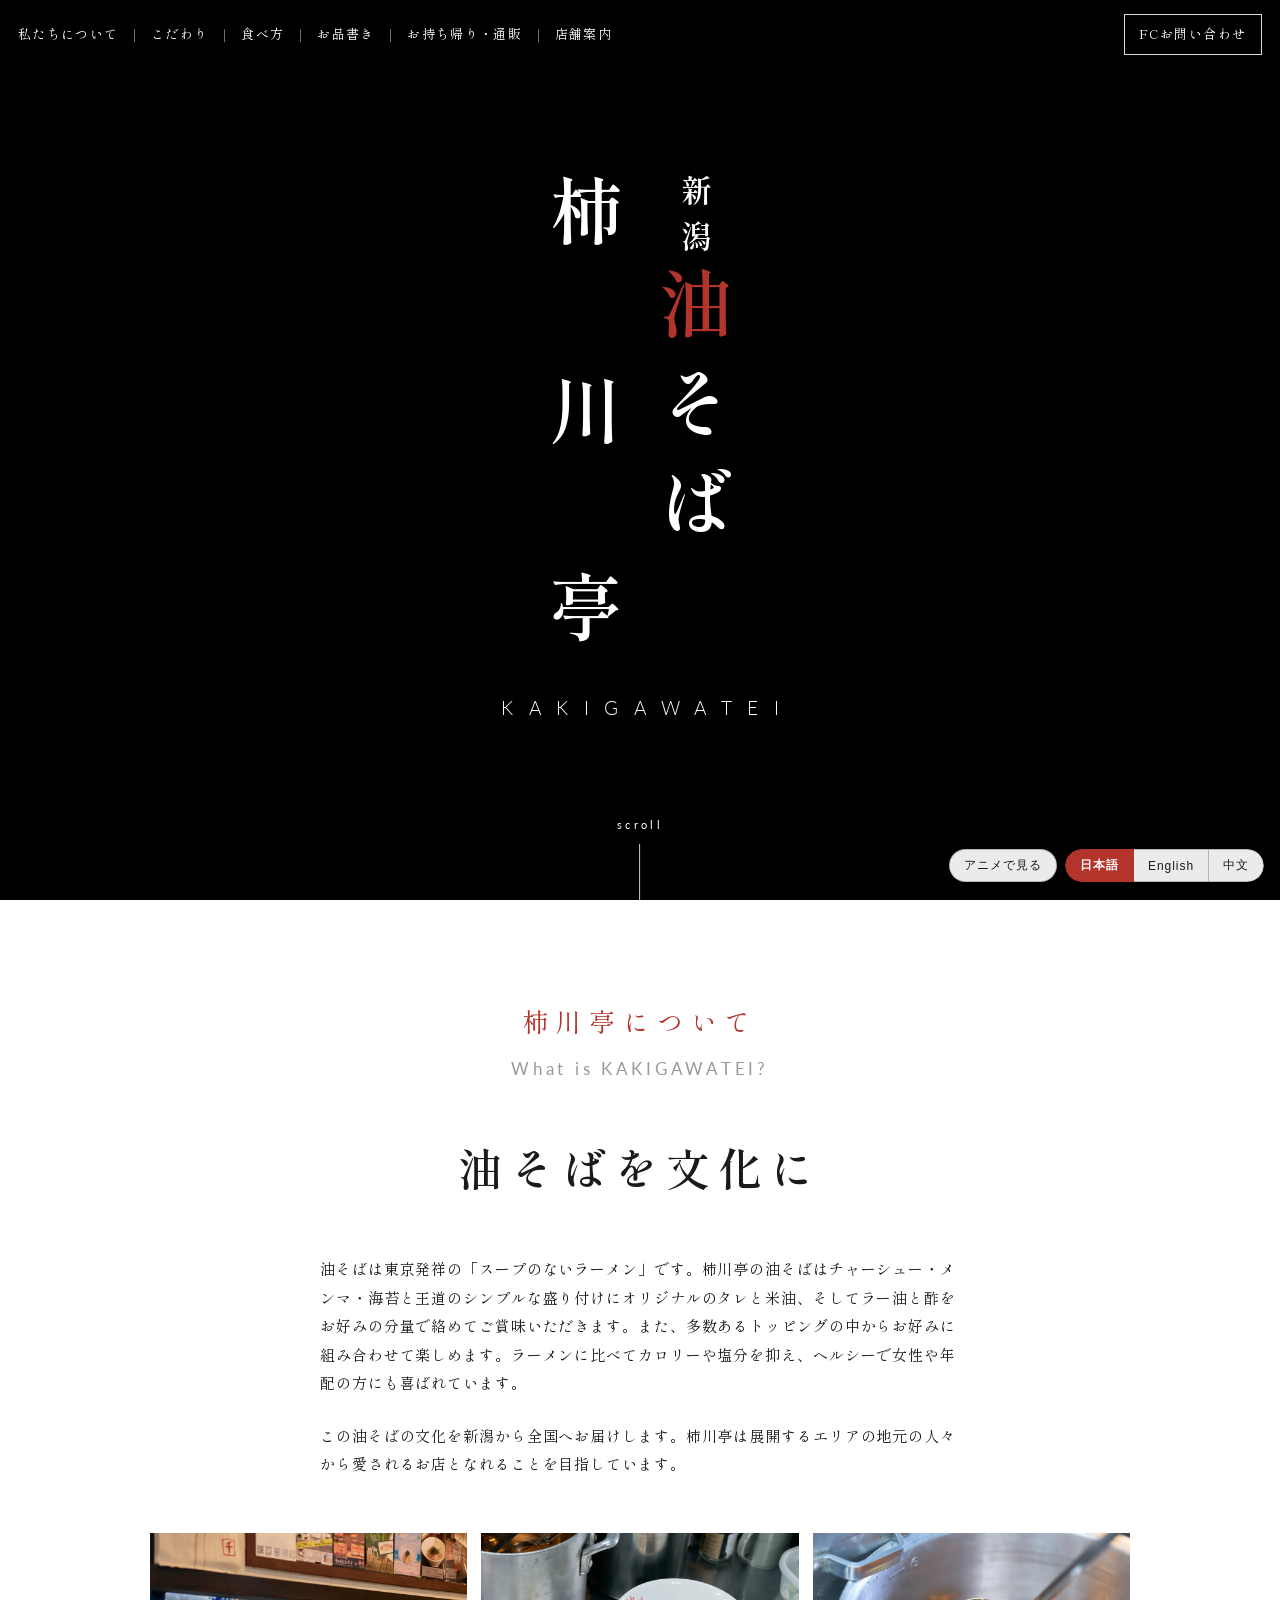
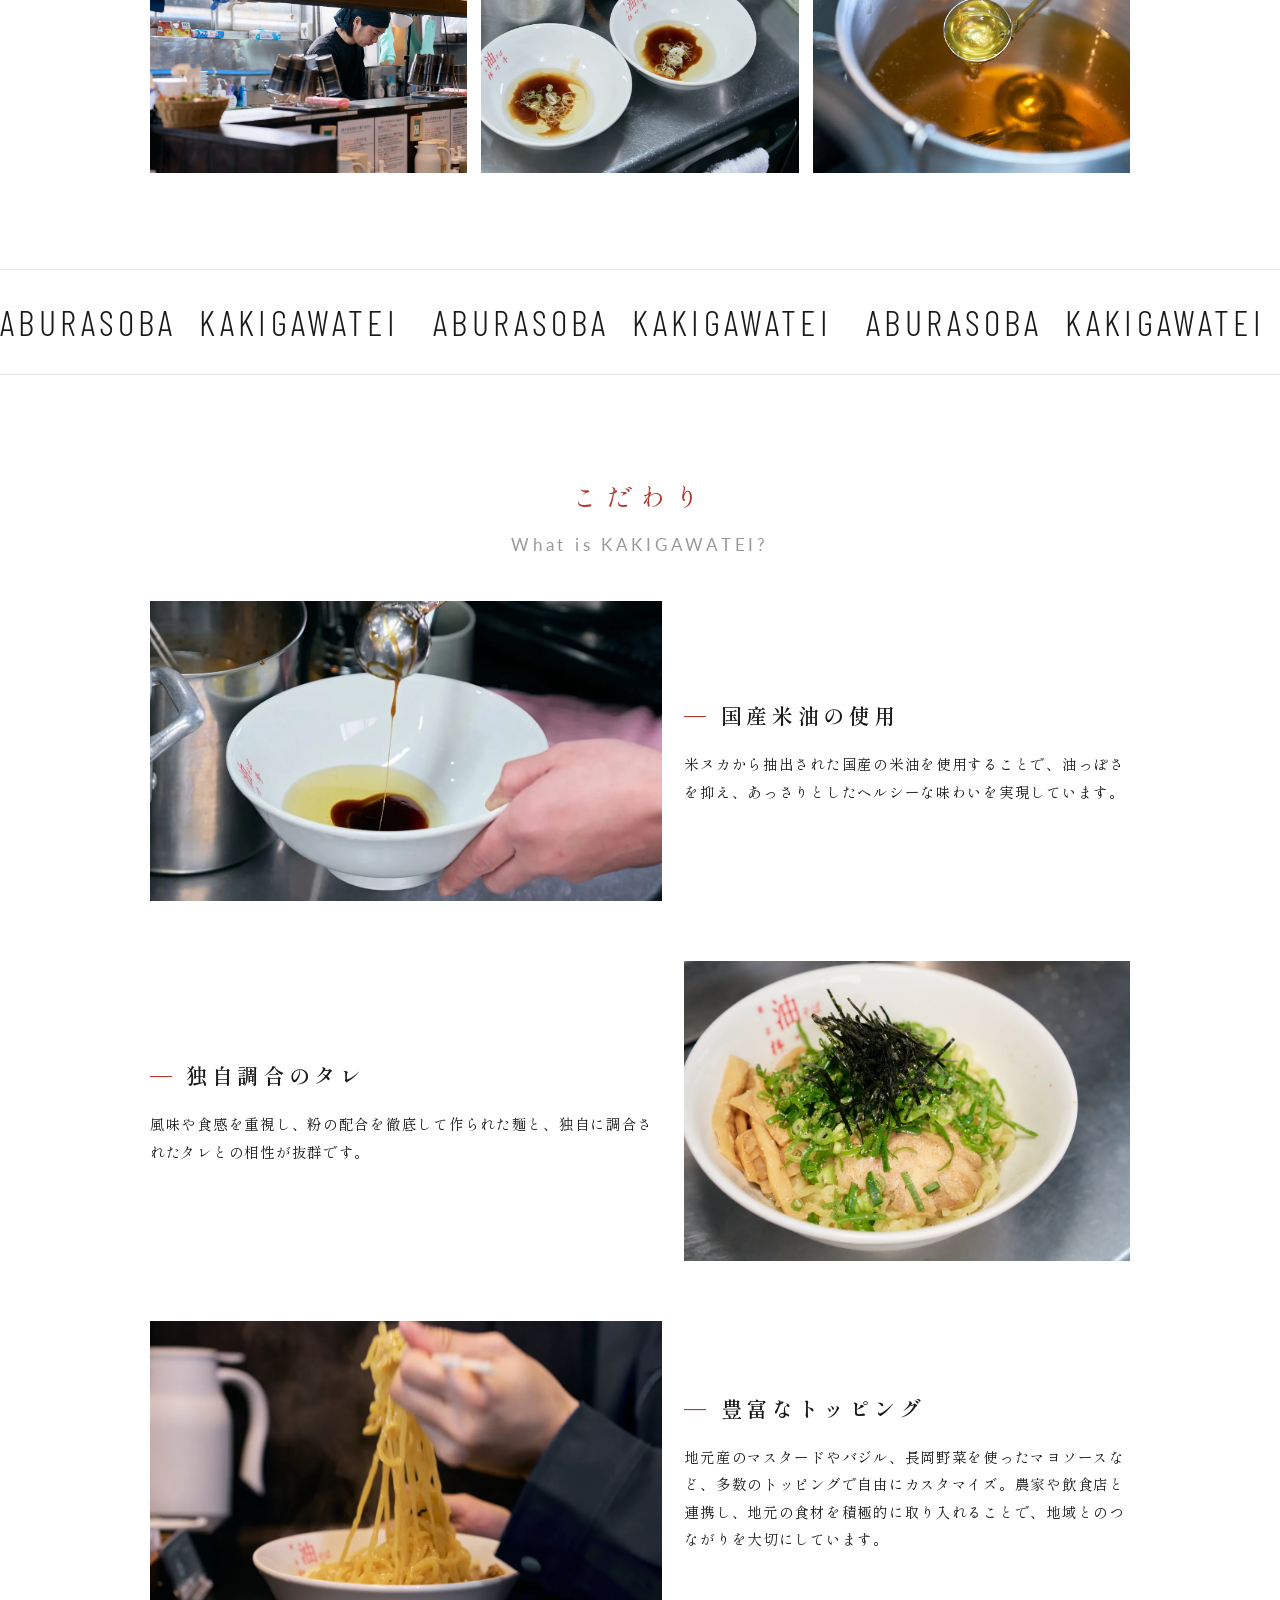
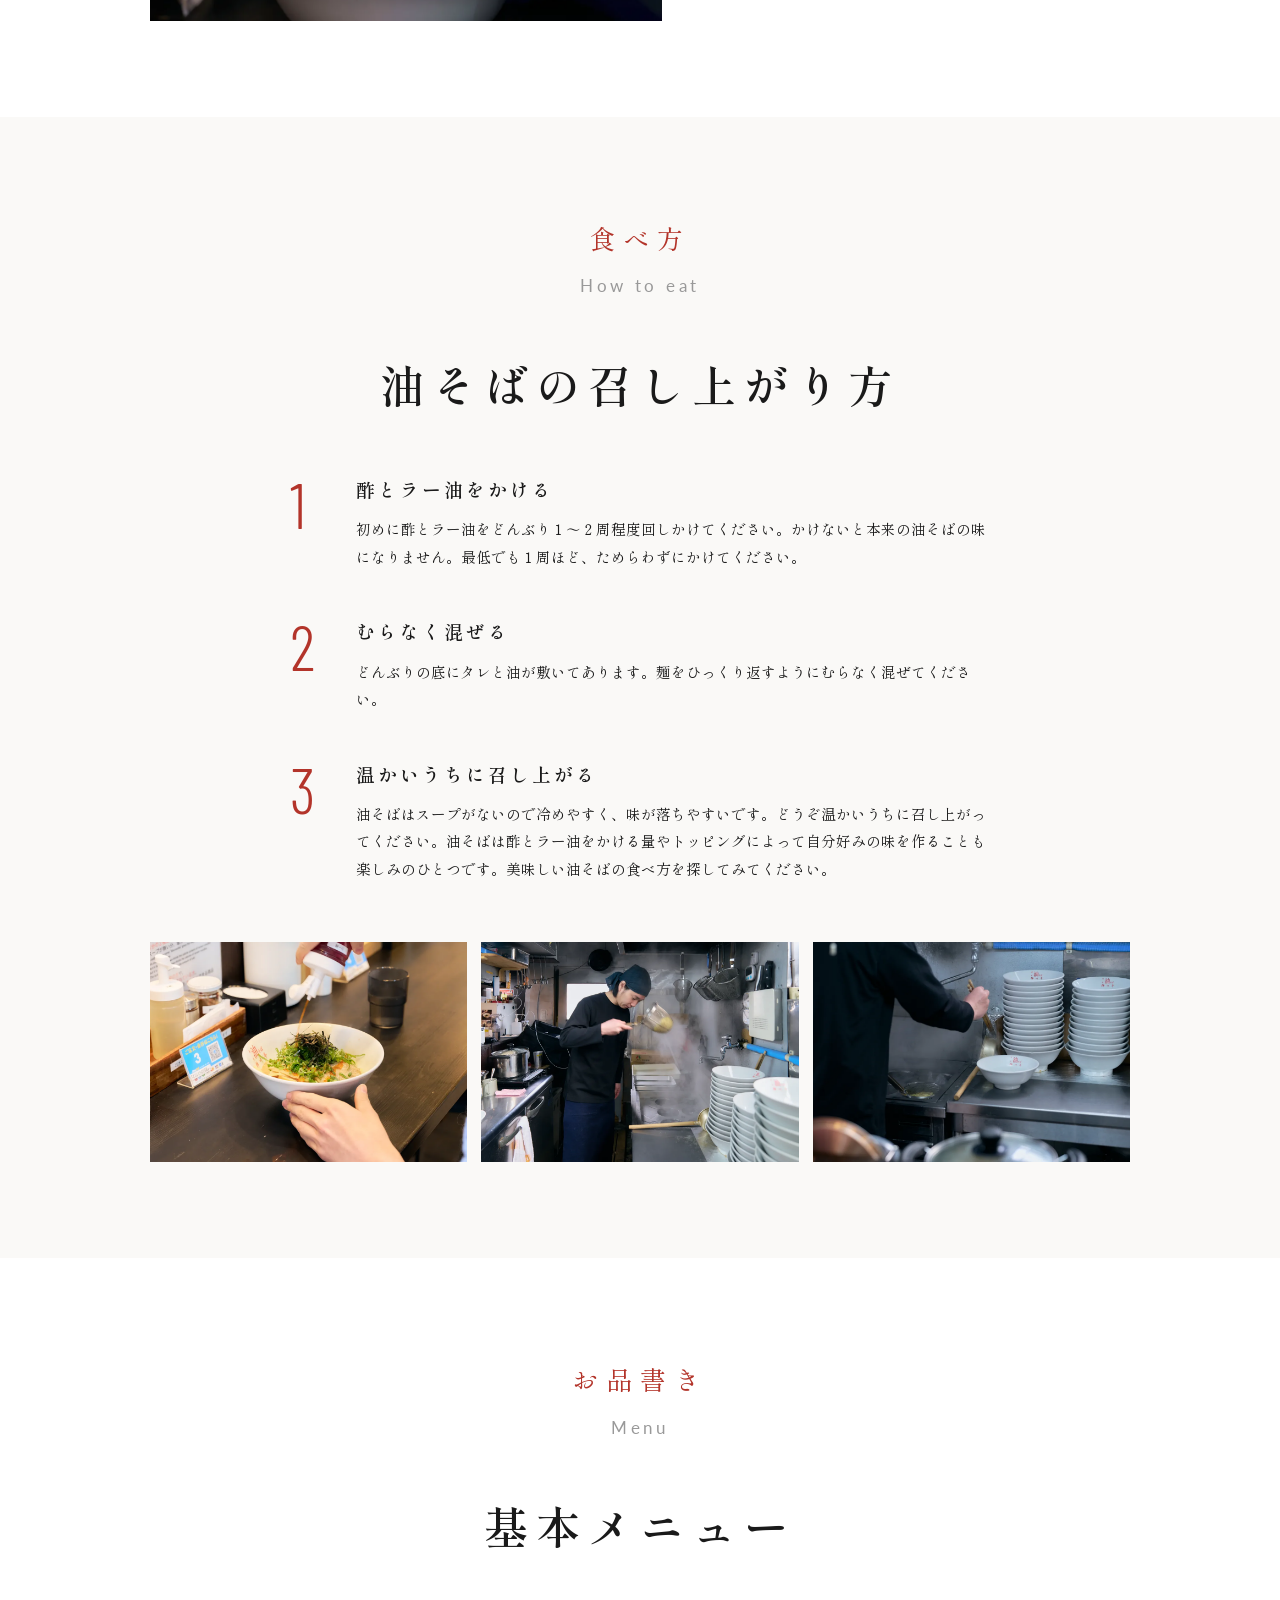
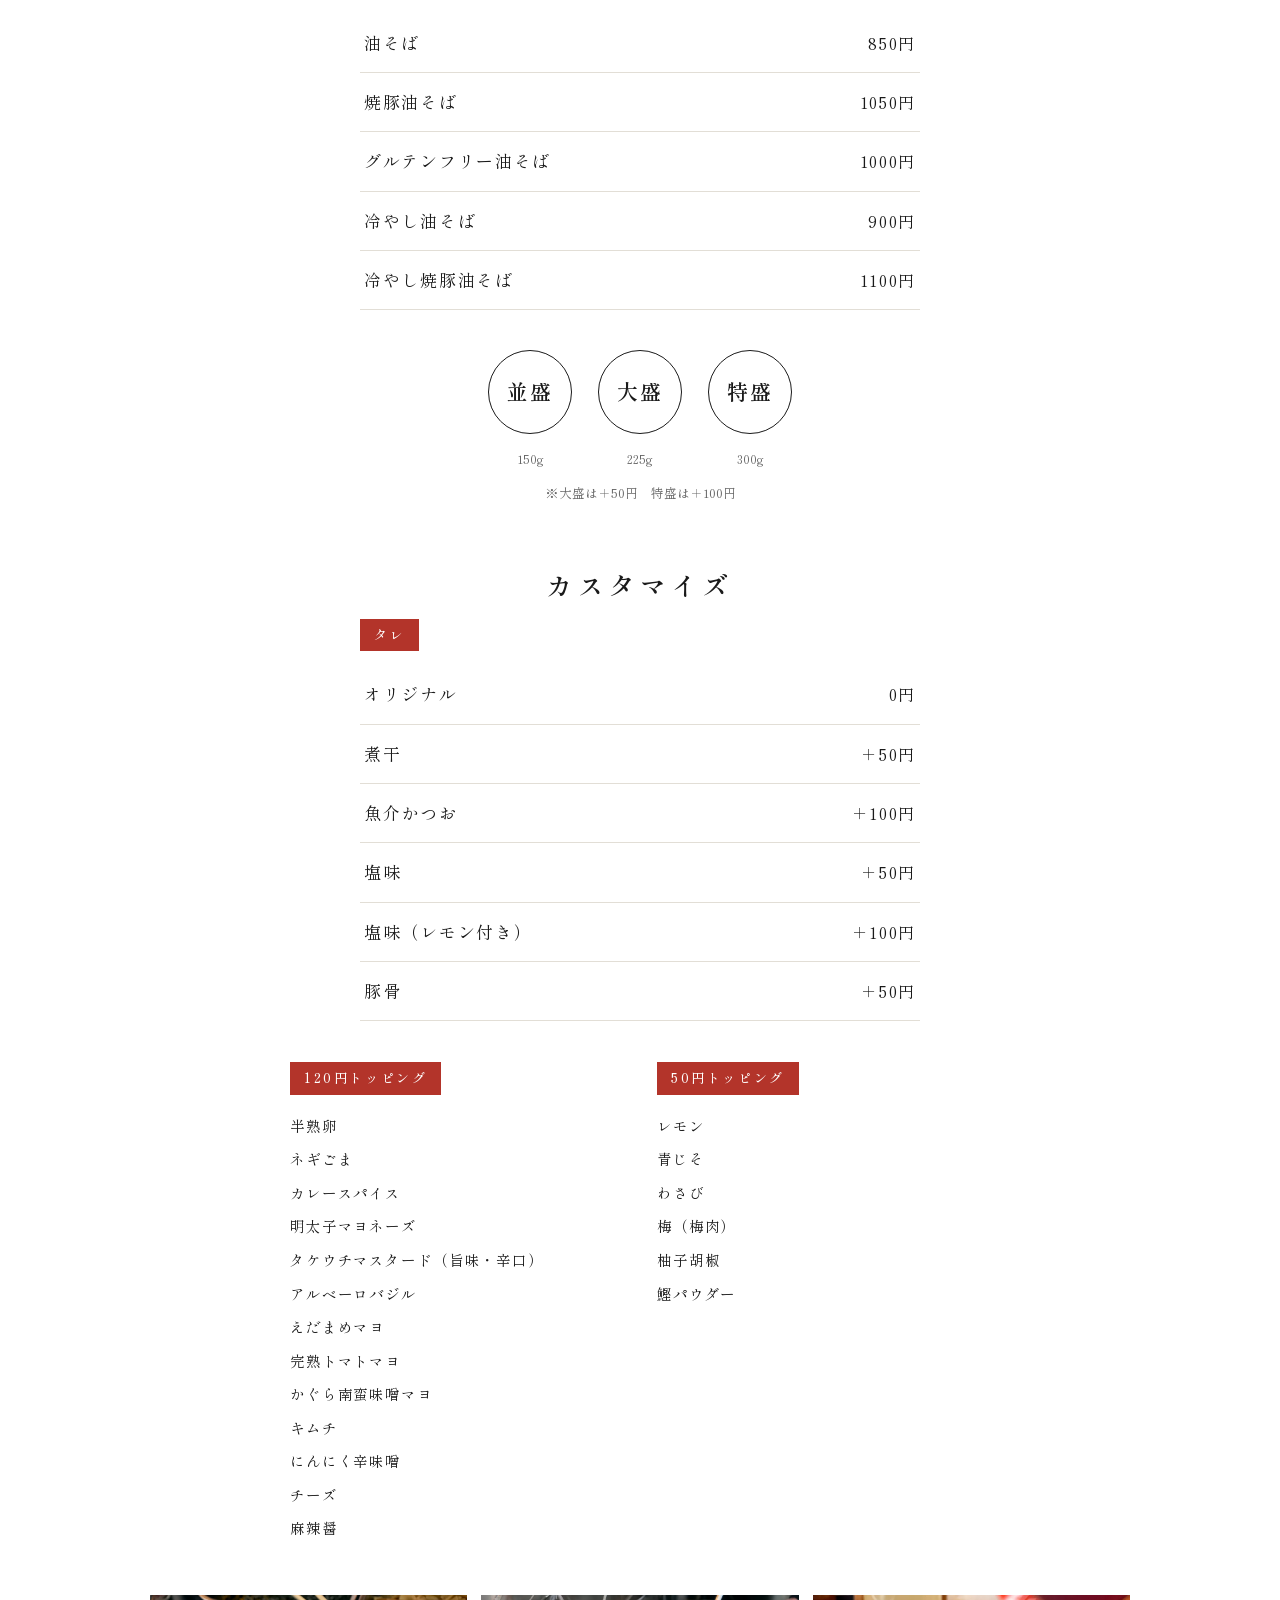
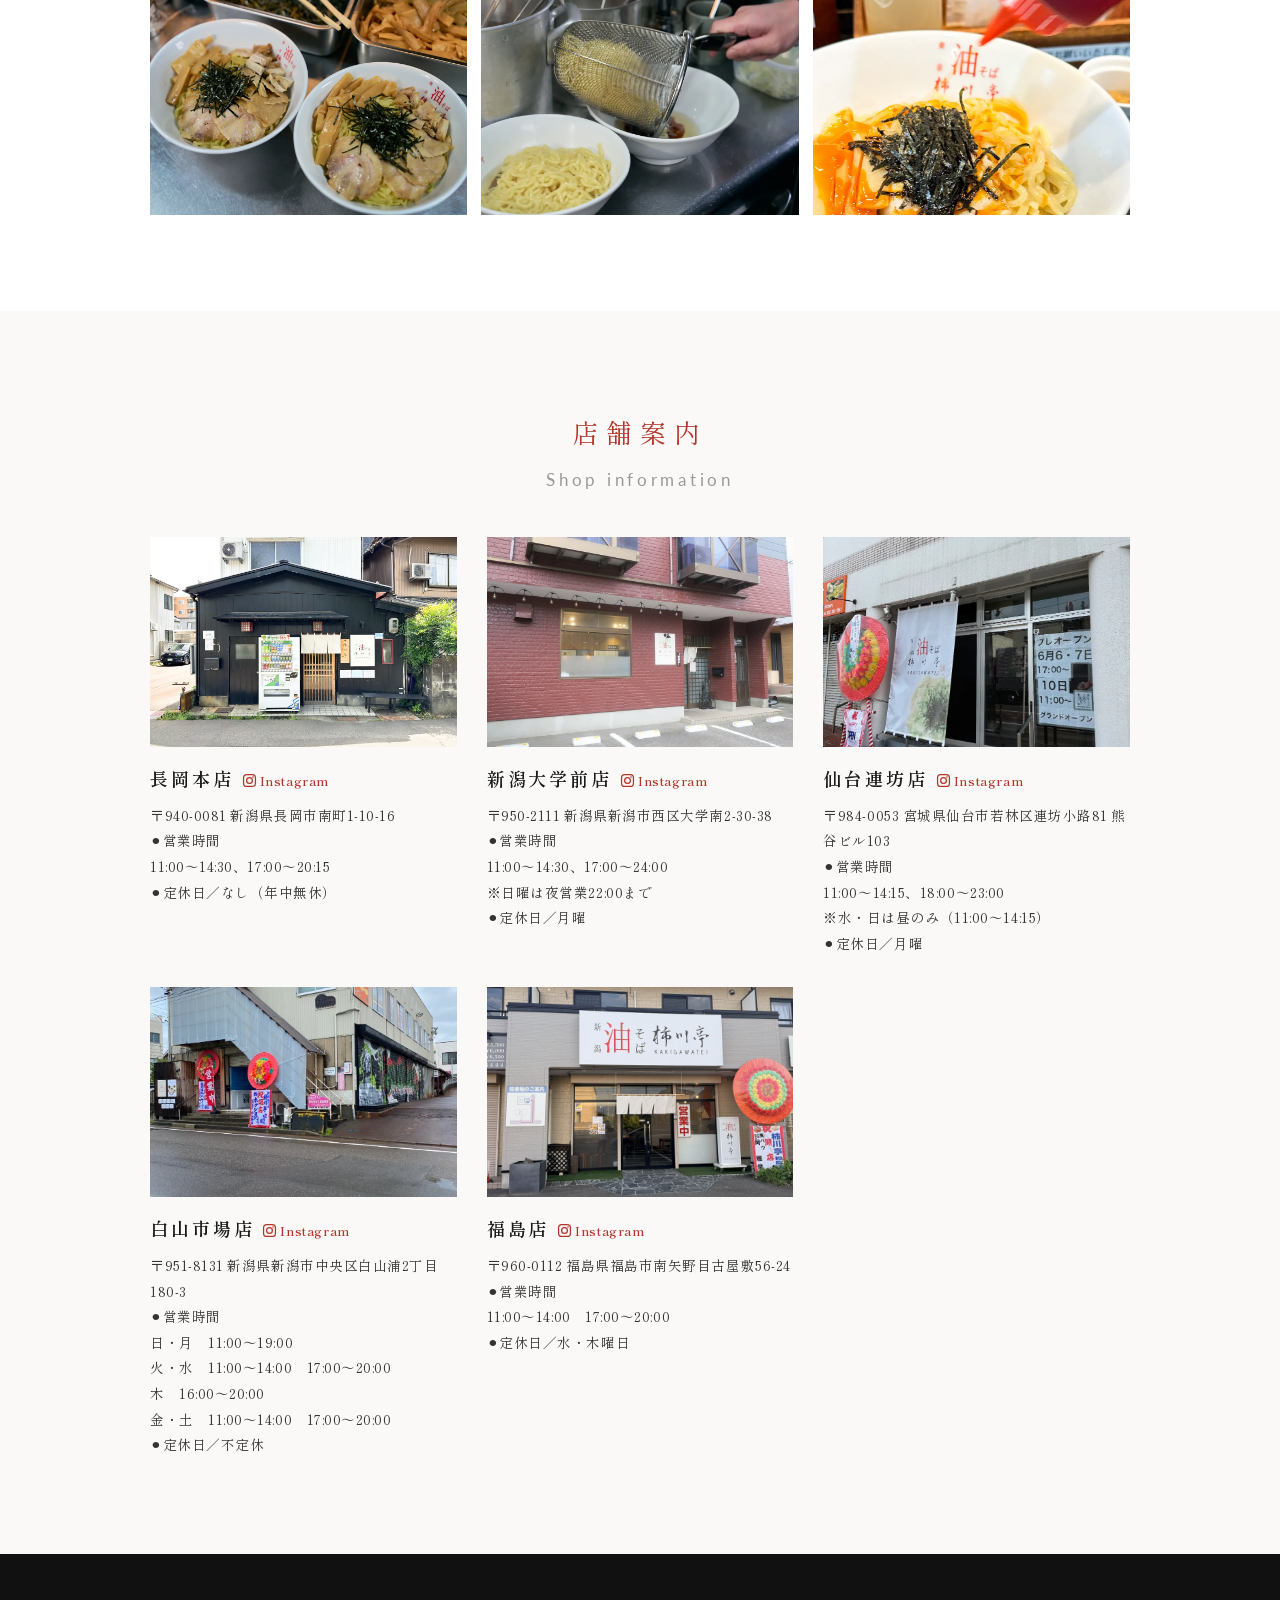
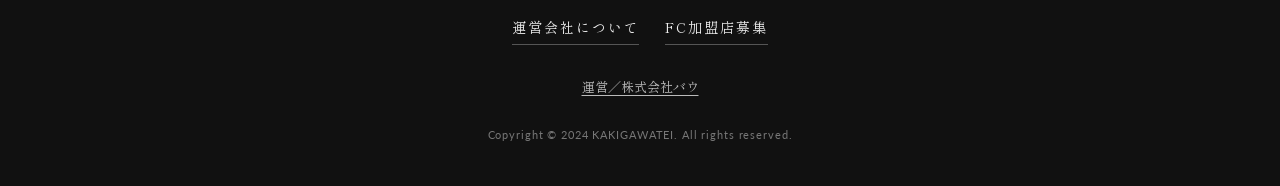
<file: index.html>
<!DOCTYPE html>
<html lang="ja">
<head>
<meta charset="UTF-8">
<meta name="viewport" content="width=device-width, initial-scale=1.0">
<title>新潟油そば｜柿川亭グループ</title>
<meta name="description" content="油そばは東京発祥の「スープのないラーメン」。柿川亭の油そばは王道のシンプルな盛り付けにオリジナルのタレと米油、そしてラー油と酢を絡めてご賞味いただきます。この油そばの文化を新潟から全国へお届けします。柿川亭は展開するエリアの地元の人々から愛されるお店となれることを目指しています。FC展開の申し込みも受付中！">
<link rel="preconnect" href="https://fonts.googleapis.com">
<link rel="preconnect" href="https://fonts.gstatic.com" crossorigin>
<link href="https://fonts.googleapis.com/css2?family=Shippori+Mincho:wght@400;500;600;700&family=Lato:wght@300;400;700&family=Barlow+Condensed:wght@300;400&family=Zen+Maru+Gothic:wght@500;700;900&display=swap" rel="stylesheet">
<style>
  :root {
    --shu: #b3342a;
    --sumi: #1a1a1a;
    --hai: #666;
  }
  * { margin: 0; padding: 0; box-sizing: border-box; }
  html { scroll-behavior: smooth; }
  body {
    font-family: "Shippori Mincho", "Yu Mincho", "Hiragino Mincho ProN", serif;
    color: var(--sumi); background: #fff; line-height: 1.9;
  }
  img { max-width: 100%; display: block; }
  .en { font-family: "Lato", sans-serif; }
  .cond { font-family: "Barlow Condensed", sans-serif; }

  /* ===== header ===== */
  header {
    position: fixed; top: 0; left: 0; right: 0; width: 100%; z-index: 100;
    display: flex; align-items: center; justify-content: space-between;
    flex-wrap: wrap; gap: 6px;
    padding: 14px 18px;
    color: #fff; font-size: 13px;
    background: linear-gradient(rgba(0,0,0,.45), transparent);
  }
  header nav { display: flex; gap: 4px; flex-wrap: wrap; align-items: center; min-width: 0; flex: 1 1 200px; }
  header nav a { color: #fff; text-decoration: none; letter-spacing: .1em; white-space: nowrap; }
  header nav .sep { opacity: .55; margin: 0 6px; font-weight: 300; }
  header .fc {
    color: #fff; text-decoration: none; letter-spacing: .12em;
    border: 1px solid rgba(255,255,255,.85); padding: 7px 14px;
    white-space: nowrap; flex: 0 0 auto;
  }
  @media (max-width: 720px) {
    header { font-size: 10.5px; padding: 10px 10px; }
    header .fc { padding: 5px 8px; }
  }

  /* ===== hero ===== */
  .hero { position: relative; height: clamp(560px, 100svh, 920px); overflow: hidden; background: #000; }
  .hero .slide {
    position: absolute; inset: 0; background-size: cover; background-position: center;
    opacity: 0; animation: slidefade 25s infinite;
  }
  .hero .slide:nth-child(1) { animation-delay: 0s; }
  .hero .slide:nth-child(2) { animation-delay: 5s; }
  .hero .slide:nth-child(3) { animation-delay: 10s; }
  .hero .slide:nth-child(4) { animation-delay: 15s; }
  .hero .slide:nth-child(5) { animation-delay: 20s; }
  @keyframes slidefade {
    0% { opacity: 0; } 6% { opacity: 1; } 24% { opacity: 1; } 32% { opacity: 0; } 100% { opacity: 0; }
  }
  .hero::after { content: ""; position: absolute; inset: 0; background: rgba(0,0,0,.28); }
  .hero .logo {
    position: absolute; inset: 0; z-index: 2;
    display: flex; flex-direction: column; align-items: center; justify-content: center;
    color: #fff; text-shadow: 0 1px 14px rgba(0,0,0,.5);
  }
  .hero .logo .v {
    writing-mode: vertical-rl; font-weight: 600; white-space: nowrap;
    font-size: clamp(34px, min(9.6vw, 8.2vh), 84px); letter-spacing: .34em; line-height: 1.5;
  }
  .hero .logo .v .chisai { font-size: .42em; letter-spacing: .5em; }
  .hero .logo .v .abura { color: var(--shu); }
  .hero .logo .roma { margin-top: 20px; font-size: clamp(13px, 2.6vw, 19px); letter-spacing: .82em; text-indent: .82em; font-weight: 300; }
  .hero .scroll {
    position: absolute; z-index: 2; bottom: 0; left: 50%;
    color: #fff; font-size: 11px; letter-spacing: .3em;
    display: flex; flex-direction: column; align-items: center; gap: 8px;
    transform: translateX(-50%);
  }
  .hero .scroll::after { content: ""; width: 1px; height: 56px; background: rgba(255,255,255,.8); }

  /* ===== 共通ラベル ===== */
  section { padding: 96px 22px; }
  .label { text-align: center; margin-bottom: 40px; }
  .label .jp { color: var(--shu); font-size: 26px; letter-spacing: .3em; }
  .label .en2 { display: block; color: #999; font-size: 17px; letter-spacing: .22em; margin-top: 8px; font-family: "Lato", sans-serif; }
  .big {
    text-align: center; font-size: clamp(27px, 6.4vw, 44px);
    font-weight: 600; letter-spacing: .18em; margin-bottom: 46px;
  }
  .inner { max-width: 980px; margin: 0 auto; }

  /* ===== about ===== */
  .about-body { max-width: 640px; margin: 0 auto 54px; font-size: 15px; letter-spacing: .06em; }
  .about-body p + p { margin-top: 1.6em; }
  .about-photos { display: grid; grid-template-columns: repeat(auto-fit, minmax(220px, 1fr)); gap: 14px; max-width: 980px; margin: 0 auto; }
  .about-photos img { width: 100%; height: 240px; object-fit: cover; }

  /* ===== ticker ===== */
  .ticker { border-top: 1px solid #e5e5e5; border-bottom: 1px solid #e5e5e5; overflow: hidden; white-space: nowrap; padding: 18px 0; }
  .ticker span {
    display: inline-block; font-family: "Barlow Condensed", sans-serif;
    font-size: clamp(22px, 4.2vw, 36px); letter-spacing: .12em; color: var(--sumi);
    animation: tick 30s linear infinite; font-weight: 300;
  }
  @keyframes tick { from { transform: translateX(0); } to { transform: translateX(-50%); } }

  /* ===== kodawari ===== */
  .kd { display: grid; gap: 60px; max-width: 980px; margin: 0 auto; }
  .kd-item { display: grid; grid-template-columns: 1fr; gap: 22px; align-items: center; }
  @media (min-width: 760px) {
    .kd-item { grid-template-columns: 1.15fr 1fr; }
    .kd-item:nth-child(even) .kd-photo { order: 2; }
  }
  .kd-photo img { width: 100%; height: 300px; object-fit: cover; }
  .kd-text h3 { font-size: 21px; font-weight: 600; letter-spacing: .22em; margin-bottom: 14px; color: var(--sumi); }
  .kd-text h3::before { content: "— "; color: var(--shu); }
  .kd-text p { font-size: 14.5px; letter-spacing: .05em; }

  /* ===== tabekata ===== */
  .steps { display: grid; gap: 44px; max-width: 700px; margin: 0 auto 60px; }
  .step { display: flex; gap: 22px; align-items: flex-start; }
  .step .num { font-family: "Barlow Condensed", sans-serif; font-size: 64px; color: var(--shu); line-height: 1; font-weight: 300; min-width: 44px; }
  .step h3 { font-size: 18.5px; font-weight: 600; letter-spacing: .16em; margin-bottom: 8px; }
  .step p { font-size: 14.5px; }
  .tk-photos { display: grid; grid-template-columns: repeat(auto-fit, minmax(200px, 1fr)); gap: 14px; max-width: 980px; margin: 0 auto; }
  .tk-photos img { width: 100%; height: 220px; object-fit: cover; }

  /* ===== menu ===== */
  .menu-bg { background: #faf9f7; }
  .menu-list { max-width: 560px; margin: 0 auto 40px; }
  .menu-row { display: flex; justify-content: space-between; align-items: baseline; padding: 13px 4px; border-bottom: 1px solid #e2ded6; font-size: 17px; letter-spacing: .1em; }
  .menu-row .p { font-size: 16px; }
  .sizes { display: flex; gap: 26px; justify-content: center; margin: 36px 0 8px; }
  .size { text-align: center; }
  .size .maru {
    width: 84px; height: 84px; border: 1px solid var(--sumi); border-radius: 50%;
    display: flex; align-items: center; justify-content: center; flex-direction: column;
    font-size: 21px; font-weight: 600; letter-spacing: .1em; margin: 0 auto 8px;
  }
  .size .g { font-size: 12px; color: var(--hai); }
  .size-note { text-align: center; font-size: 12.5px; color: var(--hai); margin-bottom: 44px; }
  .tare h4, .tp h4 {
    display: inline-block; background: var(--shu); color: #fff;
    font-size: 13px; letter-spacing: .2em; font-weight: 500; padding: 4px 14px; margin-bottom: 14px;
  }
  .tare { max-width: 560px; margin: 0 auto 40px; }
  .tp-wrap { display: grid; grid-template-columns: repeat(auto-fit, minmax(240px, 1fr)); gap: 34px; max-width: 700px; margin: 0 auto 50px; }
  .tp ul { list-style: none; font-size: 14.5px; letter-spacing: .06em; }
  .tp li { padding: 3px 0; }
  .menu-photos { display: grid; grid-template-columns: repeat(auto-fit, minmax(200px, 1fr)); gap: 14px; max-width: 980px; margin: 0 auto; }
  .menu-photos img { width: 100%; height: 220px; object-fit: cover; }

  /* ===== shop ===== */
  .shops { display: grid; grid-template-columns: repeat(auto-fit, minmax(260px, 1fr)); gap: 30px; max-width: 980px; margin: 0 auto; }
  .shop-card img { width: 100%; height: 210px; object-fit: cover; margin-bottom: 14px; }
  .shop-card h3 { font-size: 18px; font-weight: 600; letter-spacing: .16em; margin-bottom: 8px; }
  .shop-card h3 a { color: var(--sumi); text-decoration: none; }
  .shop-card h3 .ig { font-size: 12px; color: var(--shu); margin-left: 8px; letter-spacing: .05em; white-space: nowrap; }
  .shop-card h3 .ig svg { width: 15px; height: 15px; vertical-align: -2.5px; margin-right: 3px; }
  .shop-card p { font-size: 13.5px; color: #333; letter-spacing: .04em; line-height: 1.9; }
  .shop-card .open { color: var(--shu); font-weight: 600; }

  /* ===== footer ===== */
  footer { background: #111; color: #eee; padding: 60px 22px 40px; text-align: center; }
  footer .flinks { display: flex; gap: 26px; justify-content: center; flex-wrap: wrap; margin-bottom: 30px; }
  footer .flinks a { color: #eee; text-decoration: none; font-size: 14px; letter-spacing: .14em; border-bottom: 1px solid #555; padding-bottom: 3px; }
  footer .un { font-size: 13px; color: #bbb; margin-bottom: 26px; }
  footer .un a { color: inherit; text-decoration: underline; text-underline-offset: 3px; }
  footer .cp { font-size: 11px; color: #777; letter-spacing: .08em; font-family: "Lato", sans-serif; }
</style>
<link rel="stylesheet" href="assets/mode.css?v=7">
</head>
<body>

<header>
  <nav class="cond-nav">
    <a href="#about">私たちについて</a><span class="sep">｜</span>
    <a href="#kodawari">こだわり</a><span class="sep">｜</span>
    <a href="#tabekata">食べ方</a><span class="sep">｜</span>
    <a href="#menu">お品書き</a><span class="sep">｜</span>
    <a href="shop.html">お持ち帰り・通販</a><span class="sep">｜</span>
    <a href="#shop">店舗案内</a>
  </nav>
  <a class="fc" href="fc.html">FCお問い合わせ</a>
</header>

<div class="hero">
  <div class="slide" style="background-image:url('assets/s-2400x1601_v-frms_webp_0baad882-9eae-4a06-b4d8-a6057e43362a.webp')"></div>
  <div class="slide" style="background-image:url('assets/s-2400x1601_v-frms_webp_5b145f1c-3665-4850-8364-5ec2a7b749ff.webp')"></div>
  <div class="slide" style="background-image:url('assets/s-2400x1601_v-frms_webp_f18cfd95-57c5-4f96-8f11-a9c2c007b874.webp')"></div>
  <div class="slide" style="background-image:url('assets/s-2400x1601_v-frms_webp_f67d4a2a-49f4-480c-9101-075db5a5b9a3.webp')"></div>
  <div class="slide" style="background-image:url('assets/s-2400x1601_v-frms_webp_f483af4a-6b31-4eff-a465-026971982562.webp')"></div>
  <div class="logo">
    <div class="v"><span class="chisai">新潟</span><span class="abura">油</span>そば<br>柿　川　亭</div>
    <div class="roma en">KAKIGAWATEI</div>
  </div>
  <div class="scroll en">scroll</div>
</div>

<section id="about">
  <div class="label"><span class="jp">柿川亭について</span><span class="en2">What is KAKIGAWATEI?</span></div>
  <h2 class="big">油そばを文化に</h2>
  <div class="about-body">
    <p>油そばは東京発祥の「スープのないラーメン」です。柿川亭の油そばはチャーシュー・メンマ・海苔と王道のシンプルな盛り付けにオリジナルのタレと米油、そしてラー油と酢をお好みの分量で絡めてご賞味いただきます。また、多数あるトッピングの中からお好みに組み合わせて楽しめます。ラーメンに比べてカロリーや塩分を抑え、ヘルシーで女性や年配の方にも喜ばれています。</p>
    <p>この油そばの文化を新潟から全国へお届けします。柿川亭は展開するエリアの地元の人々から愛されるお店となれることを目指しています。</p>
  </div>
  <div class="about-photos">
    <img src="assets/s-2400x1601_v-frms_webp_7df5c69b-74ec-4191-9546-46c50089843d_middle.webp" alt="店内のようす">
    <img src="assets/s-2400x1601_v-frms_webp_8817bc62-6c14-4146-af7d-d1e45c3cfa68_middle.webp" alt="仕込みのようす">
    <img src="assets/s-2400x1601_v-frms_webp_490c41a1-f0b1-4d69-ab1b-51b68235bcba_middle.webp" alt="タレの器">
  </div>
</section>

<div class="ticker"><span>ABURASOBA&nbsp;&nbsp;KAKIGAWATEI&nbsp;&nbsp;&nbsp;ABURASOBA&nbsp;&nbsp;KAKIGAWATEI&nbsp;&nbsp;&nbsp;ABURASOBA&nbsp;&nbsp;KAKIGAWATEI&nbsp;&nbsp;&nbsp;ABURASOBA&nbsp;&nbsp;KAKIGAWATEI&nbsp;&nbsp;&nbsp;</span></div>

<section id="kodawari">
  <div class="label"><span class="jp">こだわり</span><span class="en2">What is KAKIGAWATEI?</span></div>
  <div class="kd">
    <div class="kd-item">
      <div class="kd-photo"><img src="assets/kodawari-komeabura.webp" alt="国産米油"></div>
      <div class="kd-text">
        <h3>国産米油の使用</h3>
        <p>米ヌカから抽出された国産の米油を使用することで、油っぽさを抑え、あっさりとしたヘルシーな味わいを実現しています。</p>
      </div>
    </div>
    <div class="kd-item">
      <div class="kd-photo"><img src="assets/s-2400x1601_v-frms_webp_5b145f1c-3665-4850-8364-5ec2a7b749ff_middle.webp" alt="独自調合のタレ"></div>
      <div class="kd-text">
        <h3>独自調合のタレ</h3>
        <p>風味や食感を重視し、粉の配合を徹底して作られた麺と、独自に調合されたタレとの相性が抜群です。</p>
      </div>
    </div>
    <div class="kd-item">
      <div class="kd-photo"><img src="assets/s-2400x1601_v-frms_webp_bf62875e-ea1b-48c4-af7d-51327308245a_middle.webp" alt="豊富なトッピング"></div>
      <div class="kd-text">
        <h3>豊富なトッピング</h3>
        <p>地元産のマスタードやバジル、長岡野菜を使ったマヨソースなど、多数のトッピングで自由にカスタマイズ。農家や飲食店と連携し、地元の食材を積極的に取り入れることで、地域とのつながりを大切にしています。</p>
      </div>
    </div>
  </div>
</section>

<section id="tabekata" style="background:#faf9f7">
  <div class="label"><span class="jp">食べ方</span><span class="en2">How to eat</span></div>
  <h2 class="big">油そばの召し上がり方</h2>
  <div class="steps">
    <div class="step">
      <div class="num">1</div>
      <div>
        <h3>酢とラー油をかける</h3>
        <p>初めに酢とラー油をどんぶり１〜２周程度回しかけてください。かけないと本来の油そばの味になりません。最低でも１周ほど、ためらわずにかけてください。</p>
      </div>
    </div>
    <div class="step">
      <div class="num">2</div>
      <div>
        <h3>むらなく混ぜる</h3>
        <p>どんぶりの底にタレと油が敷いてあります。麺をひっくり返すようにむらなく混ぜてください。</p>
      </div>
    </div>
    <div class="step">
      <div class="num">3</div>
      <div>
        <h3>温かいうちに召し上がる</h3>
        <p>油そばはスープがないので冷めやすく、味が落ちやすいです。どうぞ温かいうちに召し上がってください。油そばは酢とラー油をかける量やトッピングによって自分好みの味を作ることも楽しみのひとつです。美味しい油そばの食べ方を探してみてください。</p>
      </div>
    </div>
  </div>
  <div class="tk-photos">
    <img src="assets/s-2400x1601_v-frms_webp_71ac1973-0d76-4467-84bd-2d392a3df30a_middle.webp" alt="食べ方1">
    <img src="assets/s-2400x1601_v-frms_webp_fcfb6867-cef2-4c68-a608-bc56808cc090_middle.webp" alt="食べ方2">
    <img src="assets/s-2400x1601_v-frms_webp_10c63cbe-a76b-4a90-92e0-cf79517a3c8e_middle.webp" alt="食べ方3">
  </div>
</section>

<section id="menu" class="menu-bg" style="background:#fff">
  <div class="label"><span class="jp">お品書き</span><span class="en2">Menu</span></div>
  <h2 class="big">基本メニュー</h2>
  <div class="menu-list">
    <div class="menu-row"><span>油そば</span><span class="p">850円</span></div>
    <div class="menu-row"><span>焼豚油そば</span><span class="p">1050円</span></div>
    <div class="menu-row"><span>グルテンフリー油そば</span><span class="p">1000円</span></div>
    <div class="menu-row"><span>冷やし油そば</span><span class="p">900円</span></div>
    <div class="menu-row"><span>冷やし焼豚油そば</span><span class="p">1100円</span></div>
  </div>
  <div class="sizes">
    <div class="size"><div class="maru">並盛</div><span class="g">150g</span></div>
    <div class="size"><div class="maru">大盛</div><span class="g">225g</span></div>
    <div class="size"><div class="maru">特盛</div><span class="g">300g</span></div>
  </div>
  <p class="size-note">※大盛は＋50円　特盛は＋100円</p>
  <h3 style="text-align:center;font-size:26px;letter-spacing:.2em;margin:56px 0 8px;font-weight:600">カスタマイズ</h3>
  <div class="tare">
    <h4>タレ</h4>
    <div class="menu-row"><span>オリジナル</span><span class="p">0円</span></div>
    <div class="menu-row"><span>煮干</span><span class="p">＋50円</span></div>
    <div class="menu-row"><span>魚介かつお</span><span class="p">＋100円</span></div>
    <div class="menu-row"><span>塩味</span><span class="p">＋50円</span></div>
    <div class="menu-row"><span>塩味（レモン付き）</span><span class="p">＋100円</span></div>
    <div class="menu-row"><span>豚骨</span><span class="p">＋50円</span></div>
  </div>
  <div class="tp-wrap">
    <div class="tp">
      <h4>120円トッピング</h4>
      <ul>
        <li>半熟卵</li><li>ネギごま</li><li>カレースパイス</li><li>明太子マヨネーズ</li>
        <li>タケウチマスタード（旨味・辛口）</li><li>アルベーロバジル</li><li>えだまめマヨ</li>
        <li>完熟トマトマヨ</li><li>かぐら南蛮味噌マヨ</li><li>キムチ</li><li>にんにく辛味噌</li>
        <li>チーズ</li><li>麻辣醤</li>
      </ul>
    </div>
    <div class="tp">
      <h4>50円トッピング</h4>
      <ul>
        <li>レモン</li><li>青じそ</li><li>わさび</li><li>梅（梅肉）</li><li>柚子胡椒</li><li>鰹パウダー</li>
      </ul>
    </div>
  </div>
  <div class="menu-photos">
    <img src="assets/menu-aburasoba.webp" alt="油そば">
    <img src="assets/s-2400x1601_v-frms_webp_c7fc94dd-6321-4689-a970-6301c13cf560_middle.webp" alt="調理のようす">
    <img src="assets/s-2400x1501_v-frms_webp_f42036ed-b778-4042-bbd1-b6780b6b722f_middle.webp" alt="ラー油をかける">
  </div>
</section>

<section id="shop" style="background:#faf9f7">
  <div class="label"><span class="jp">店舗案内</span><span class="en2">Shop information</span></div>
  <div class="shops">
    <div class="shop-card">
      <img src="assets/s-2400x1801_v-frms_webp_27291dc1-9cae-443f-a1bb-c097e0380a34_middle.webp" alt="長岡本店">
      <h3><a href="https://www.instagram.com/kakigawatei/">長岡本店<span class="ig"><svg viewBox="0 0 24 24" fill="none" stroke="currentColor" stroke-width="2"><rect x="2.5" y="2.5" width="19" height="19" rx="5.2"/><circle cx="12" cy="12" r="4.6"/><circle cx="17.6" cy="6.4" r="1.3" fill="currentColor" stroke="none"/></svg>Instagram</span></a></h3>
      <p>〒940-0081 新潟県長岡市南町1-10-16<br>
      ⚫︎営業時間<br>11:00〜14:30、17:00〜20:15<br>⚫︎定休日／なし（年中無休）</p>
    </div>
    <div class="shop-card">
      <img src="assets/s-1024x768_v-fs_webp_284312ee-35c1-4979-b2da-364fe519c2ea.webp" alt="新潟大学前店">
      <h3><a href="https://www.instagram.com/kakigawateisindaimae/">新潟大学前店<span class="ig"><svg viewBox="0 0 24 24" fill="none" stroke="currentColor" stroke-width="2"><rect x="2.5" y="2.5" width="19" height="19" rx="5.2"/><circle cx="12" cy="12" r="4.6"/><circle cx="17.6" cy="6.4" r="1.3" fill="currentColor" stroke="none"/></svg>Instagram</span></a></h3>
      <p>〒950-2111 新潟県新潟市西区大学南2-30-38<br>
      ⚫︎営業時間<br>11:00〜14:30、17:00〜24:00<br>※日曜は夜営業22:00まで<br>⚫︎定休日／月曜</p>
    </div>
    <div class="shop-card">
      <img src="assets/s-4284x5712_v-frms_webp_f7a834cf-44d1-43e3-8b5f-614df53a375e_middle.webp" alt="仙台連坊店">
      <h3><a href="https://www.instagram.com/kakigawatei_sendai">仙台連坊店<span class="ig"><svg viewBox="0 0 24 24" fill="none" stroke="currentColor" stroke-width="2"><rect x="2.5" y="2.5" width="19" height="19" rx="5.2"/><circle cx="12" cy="12" r="4.6"/><circle cx="17.6" cy="6.4" r="1.3" fill="currentColor" stroke="none"/></svg>Instagram</span></a></h3>
      <p>〒984-0053 宮城県仙台市若林区連坊小路81 熊谷ビル103<br>
      ⚫︎営業時間<br>11:00〜14:15、18:00〜23:00<br>※水・日は昼のみ（11:00〜14:15）<br>⚫︎定休日／月曜</p>
    </div>
    <div class="shop-card">
      <img src="assets/s-1108x1477_v-fms_webp_06f59b2a-444e-4d89-ba84-b69775ebe040_middle.webp" alt="白山市場店">
      <h3><a href="https://www.instagram.com/kakigawatei_hakusan">白山市場店<span class="ig"><svg viewBox="0 0 24 24" fill="none" stroke="currentColor" stroke-width="2"><rect x="2.5" y="2.5" width="19" height="19" rx="5.2"/><circle cx="12" cy="12" r="4.6"/><circle cx="17.6" cy="6.4" r="1.3" fill="currentColor" stroke="none"/></svg>Instagram</span></a></h3>
      <p>〒951-8131 新潟県新潟市中央区白山浦2丁目180-3<br>
      ⚫︎営業時間<br>日・月　11:00〜19:00<br>火・水　11:00〜14:00　17:00〜20:00<br>木　16:00〜20:00<br>金・土　11:00〜14:00　17:00〜20:00<br>⚫︎定休日／不定休</p>
    </div>
    <div class="shop-card">
      <img src="assets/fukushima-shop-web.jpg" alt="福島店">
      <h3><a href="https://www.instagram.com/kakigawatei_fukushima">福島店<span class="ig"><svg viewBox="0 0 24 24" fill="none" stroke="currentColor" stroke-width="2"><rect x="2.5" y="2.5" width="19" height="19" rx="5.2"/><circle cx="12" cy="12" r="4.6"/><circle cx="17.6" cy="6.4" r="1.3" fill="currentColor" stroke="none"/></svg>Instagram</span></a></h3>
      <p>〒960-0112 福島県福島市南矢野目古屋敷56-24<br>
      ⚫︎営業時間<br>11:00〜14:00　17:00〜20:00<br>⚫︎定休日／水・木曜日</p>
    </div>
  </div>
</section>

<footer>
  <div class="flinks">
    <a href="company.html">運営会社について</a>
    <a href="fc.html">FC加盟店募集</a>
  </div>
  <p class="un"><a href="https://bau.kakigawatei.com/" target="_blank" rel="noopener">運営／株式会社バウ</a></p>
  <p class="cp">Copyright © 2024 KAKIGAWATEI. All rights reserved.</p>
</footer>

<script src="assets/mode.js?v=8"></script>
</body>
</html>
</file>
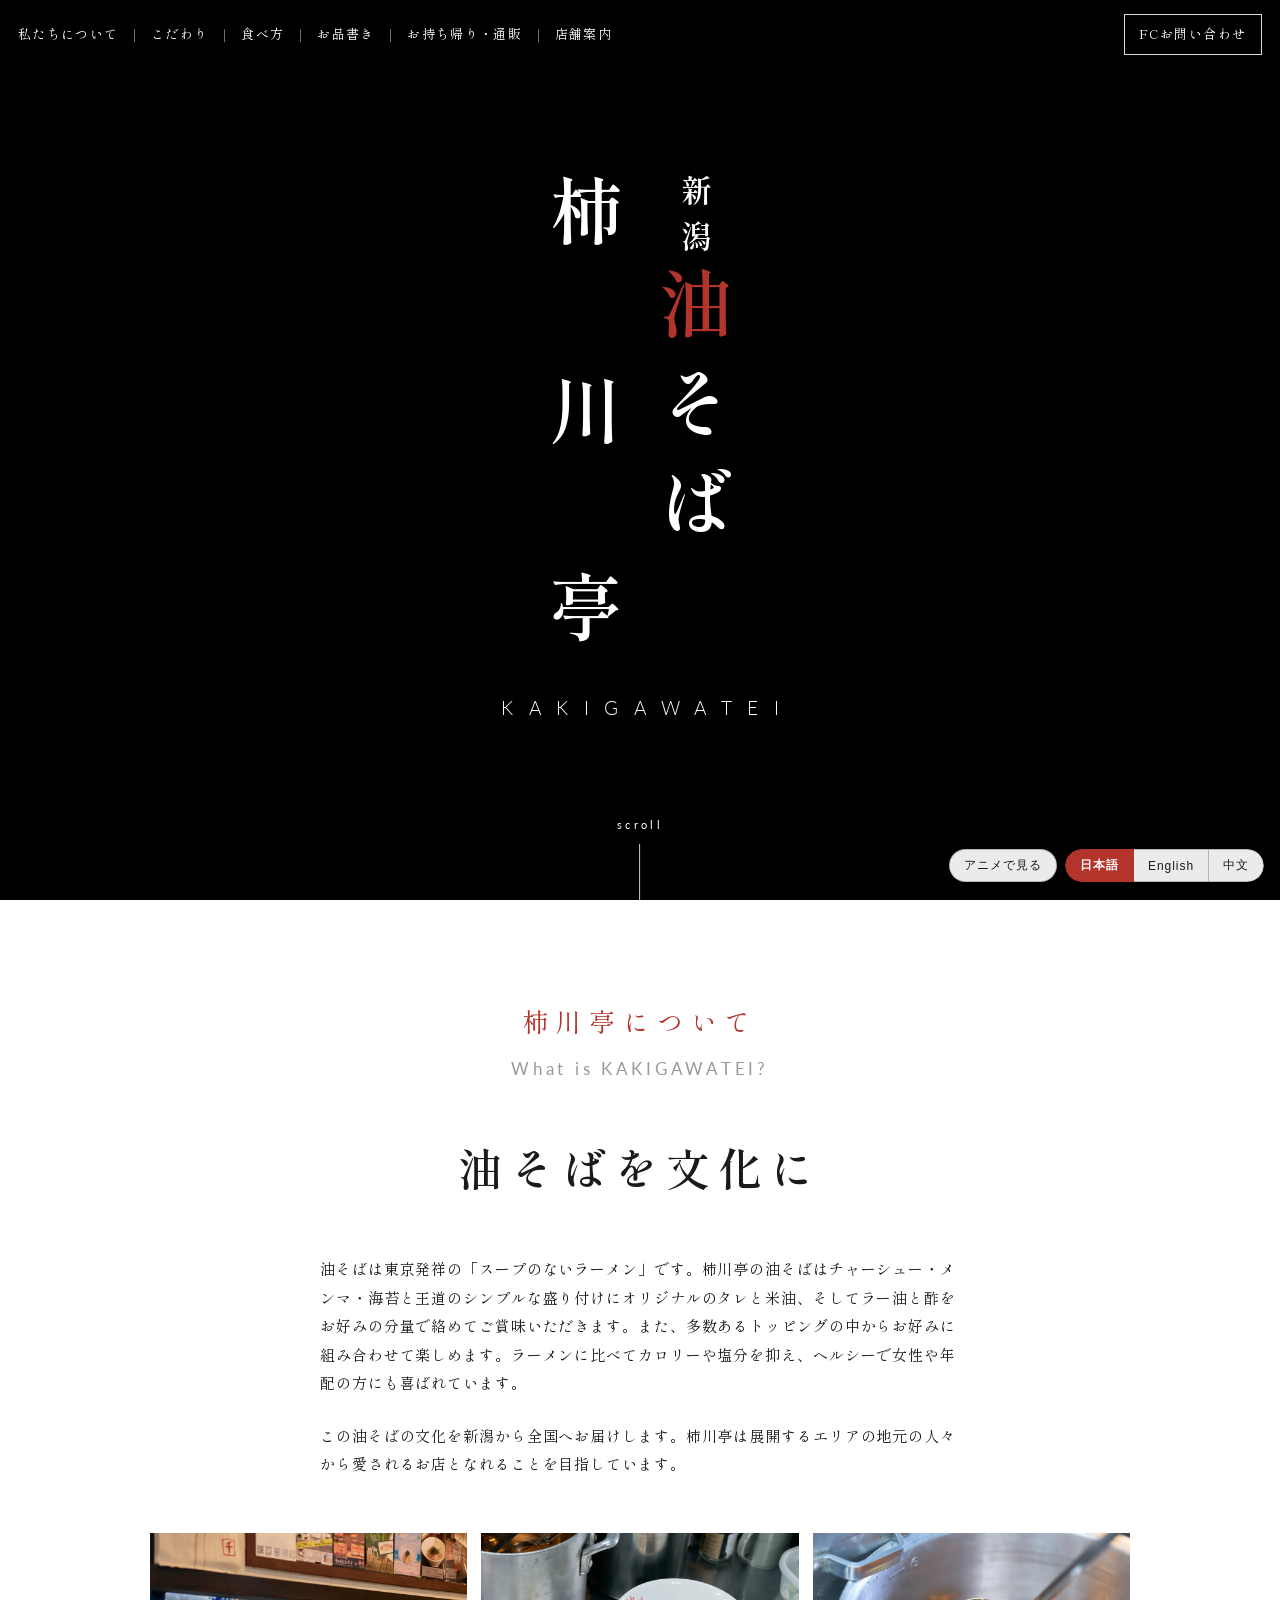
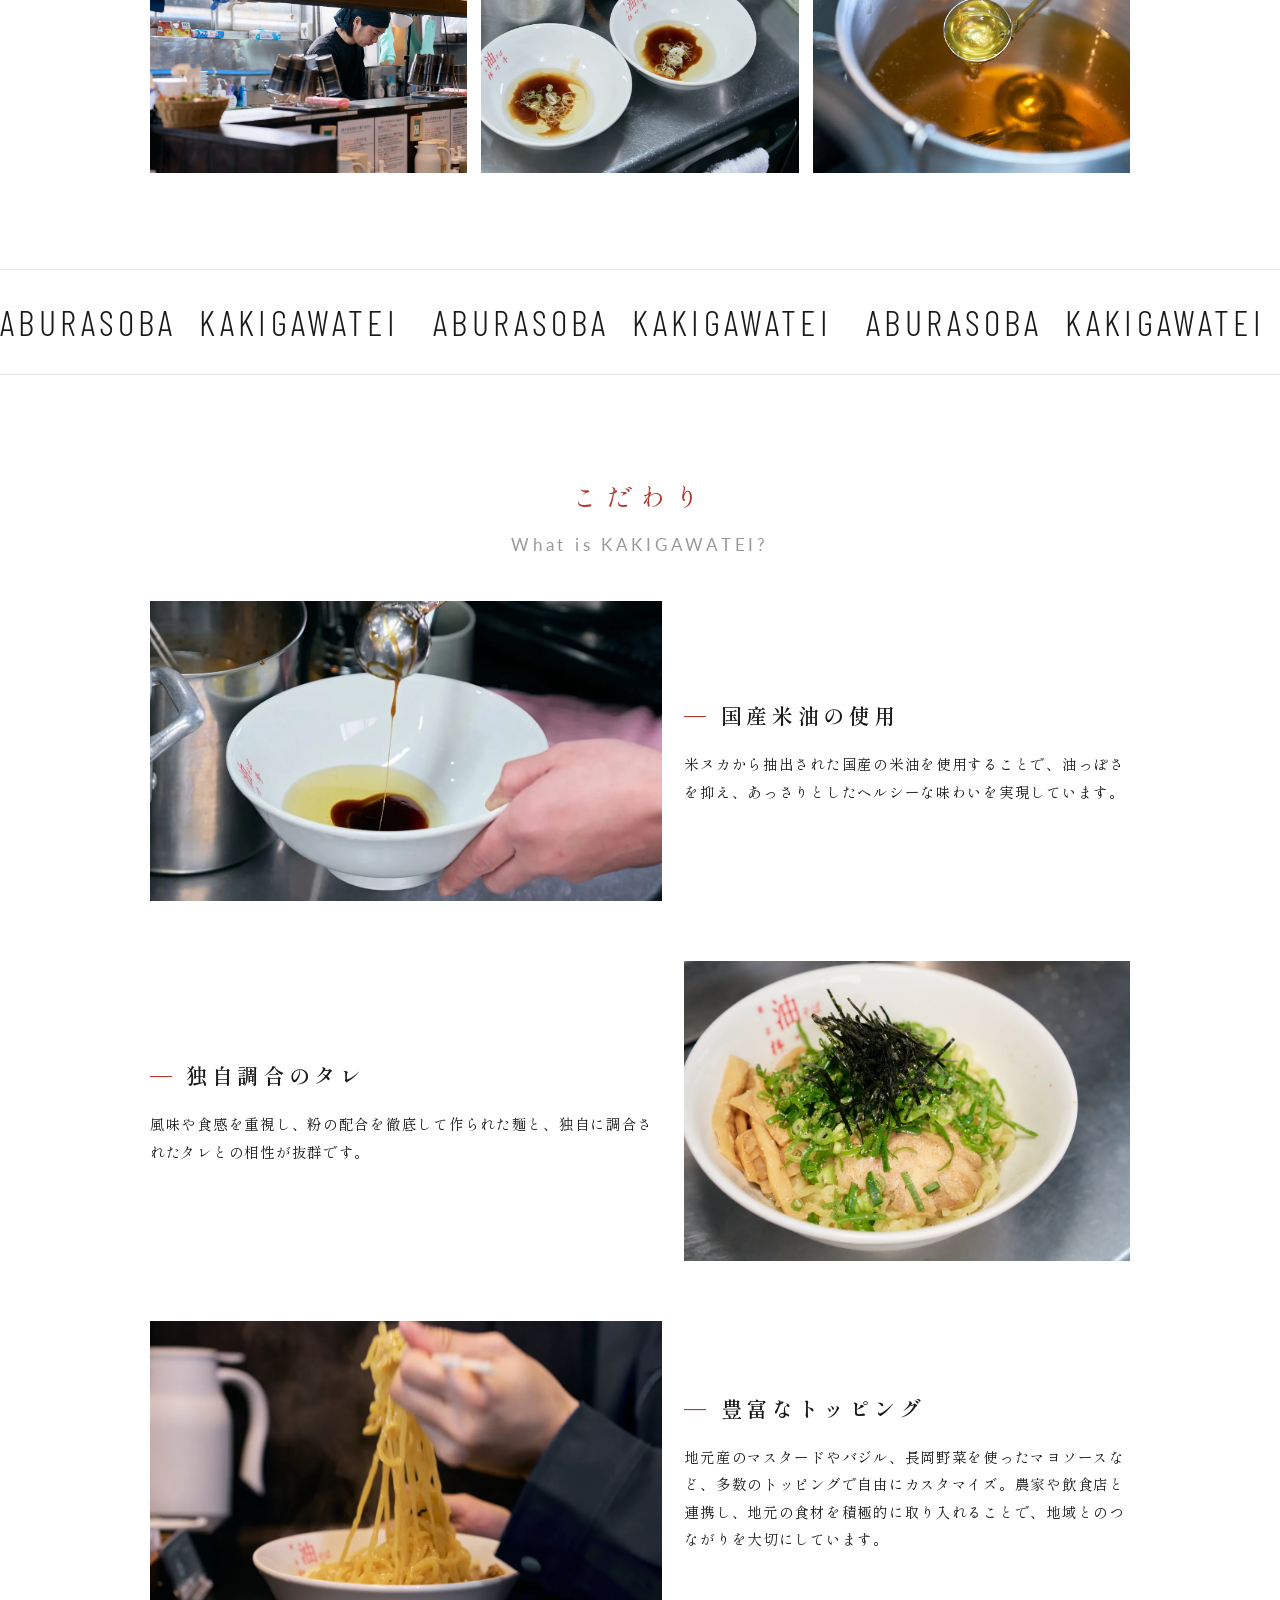
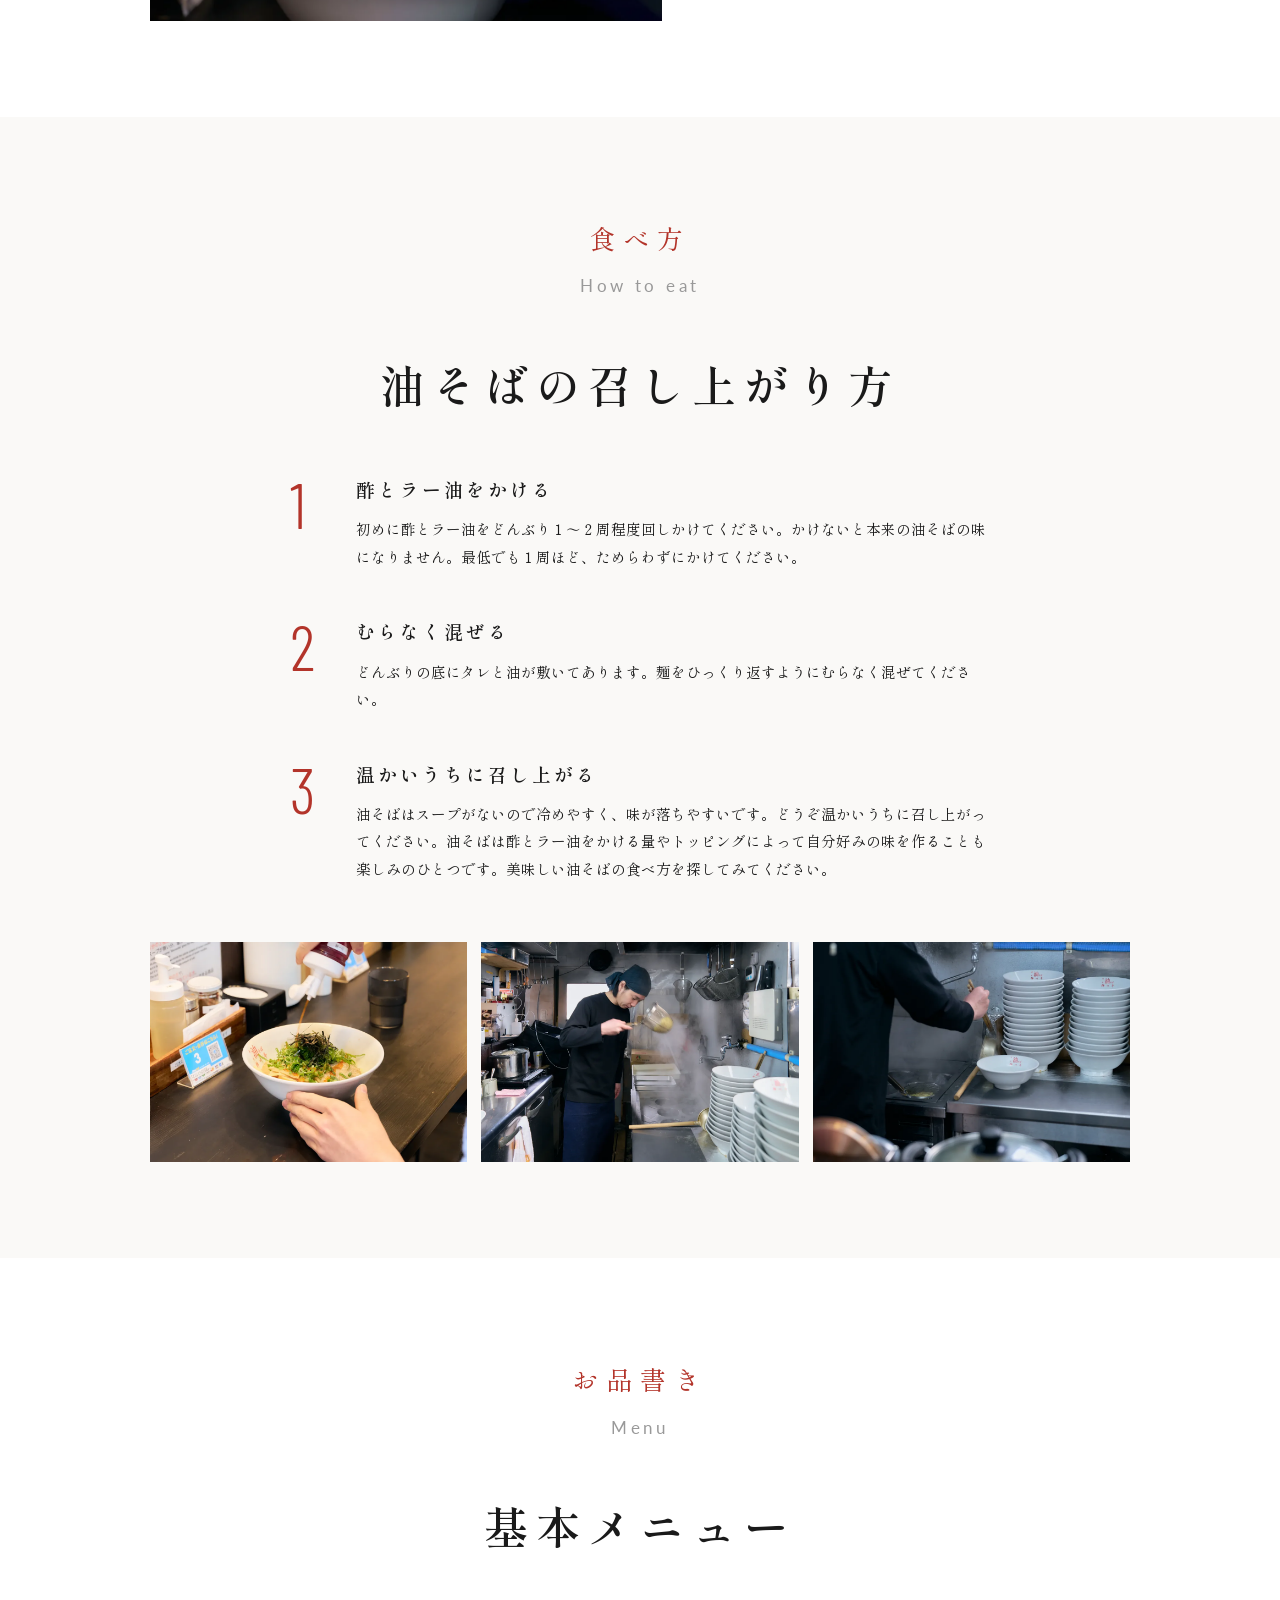
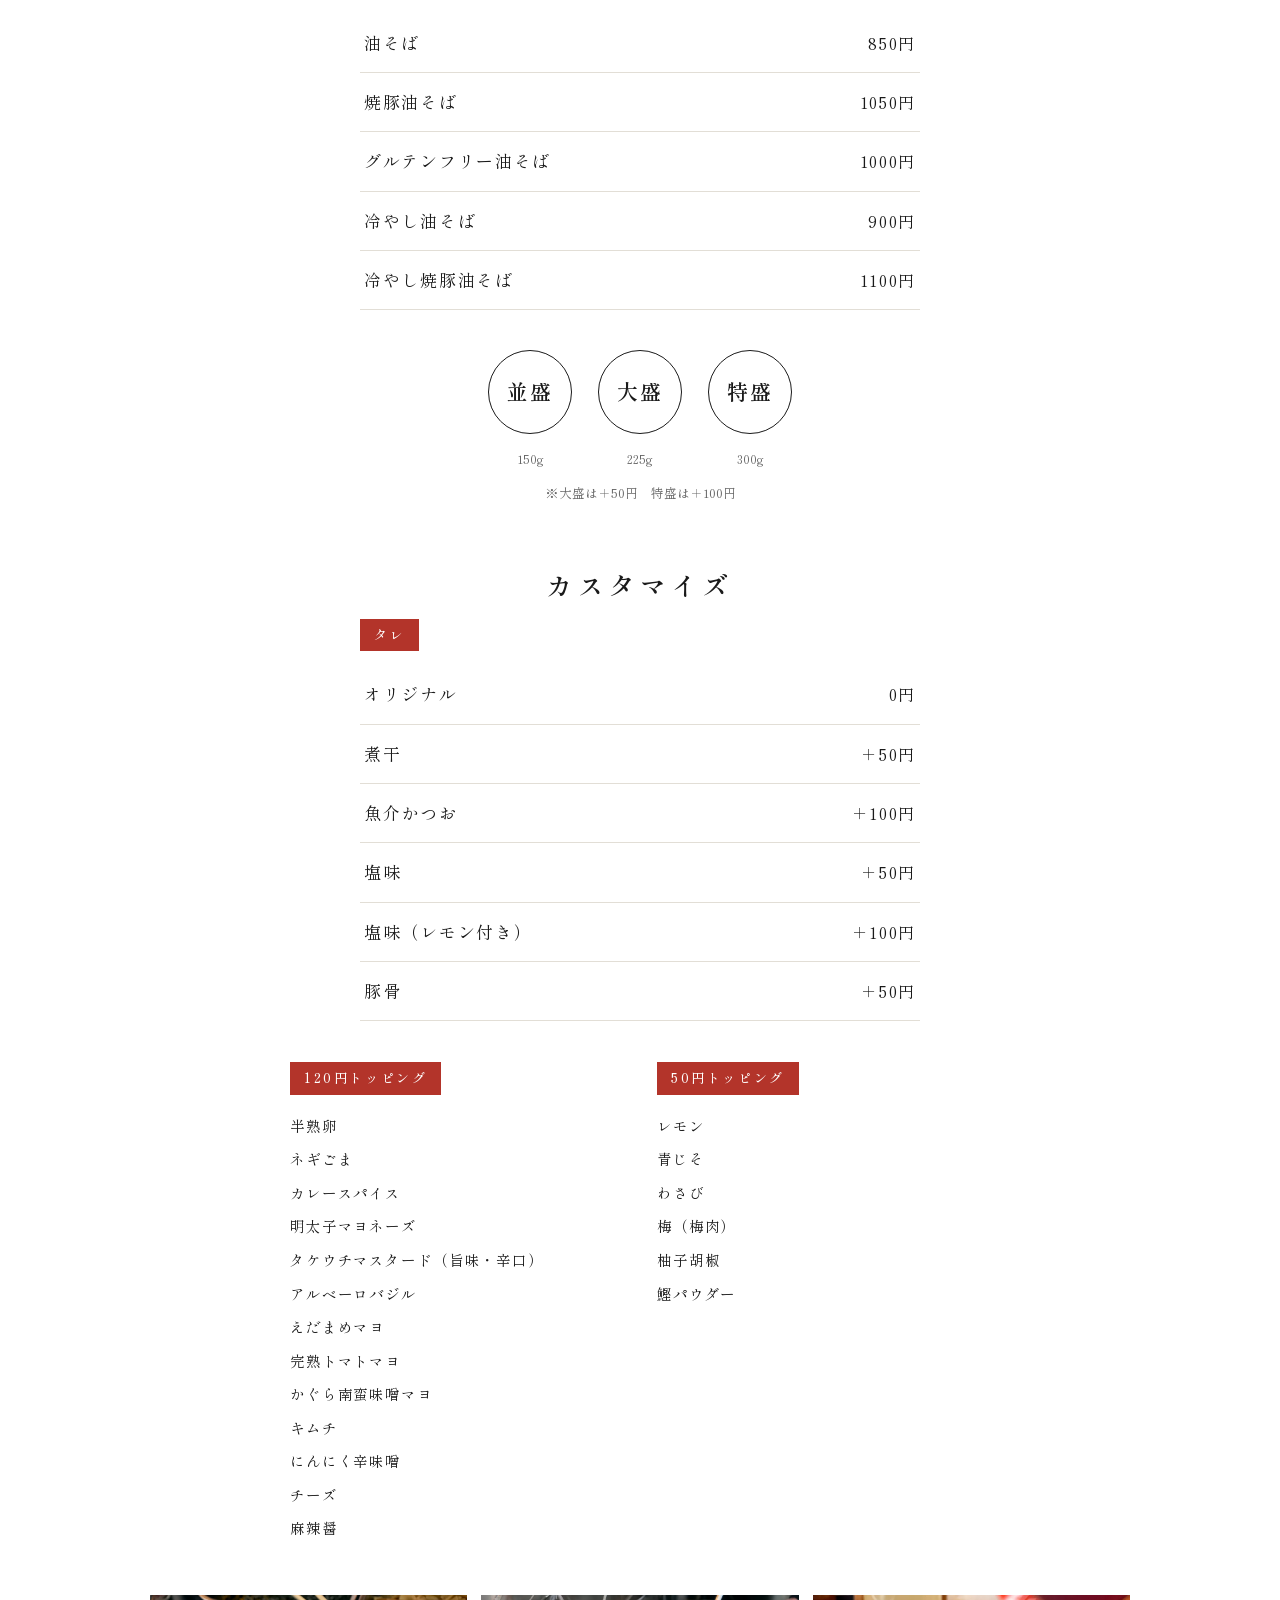
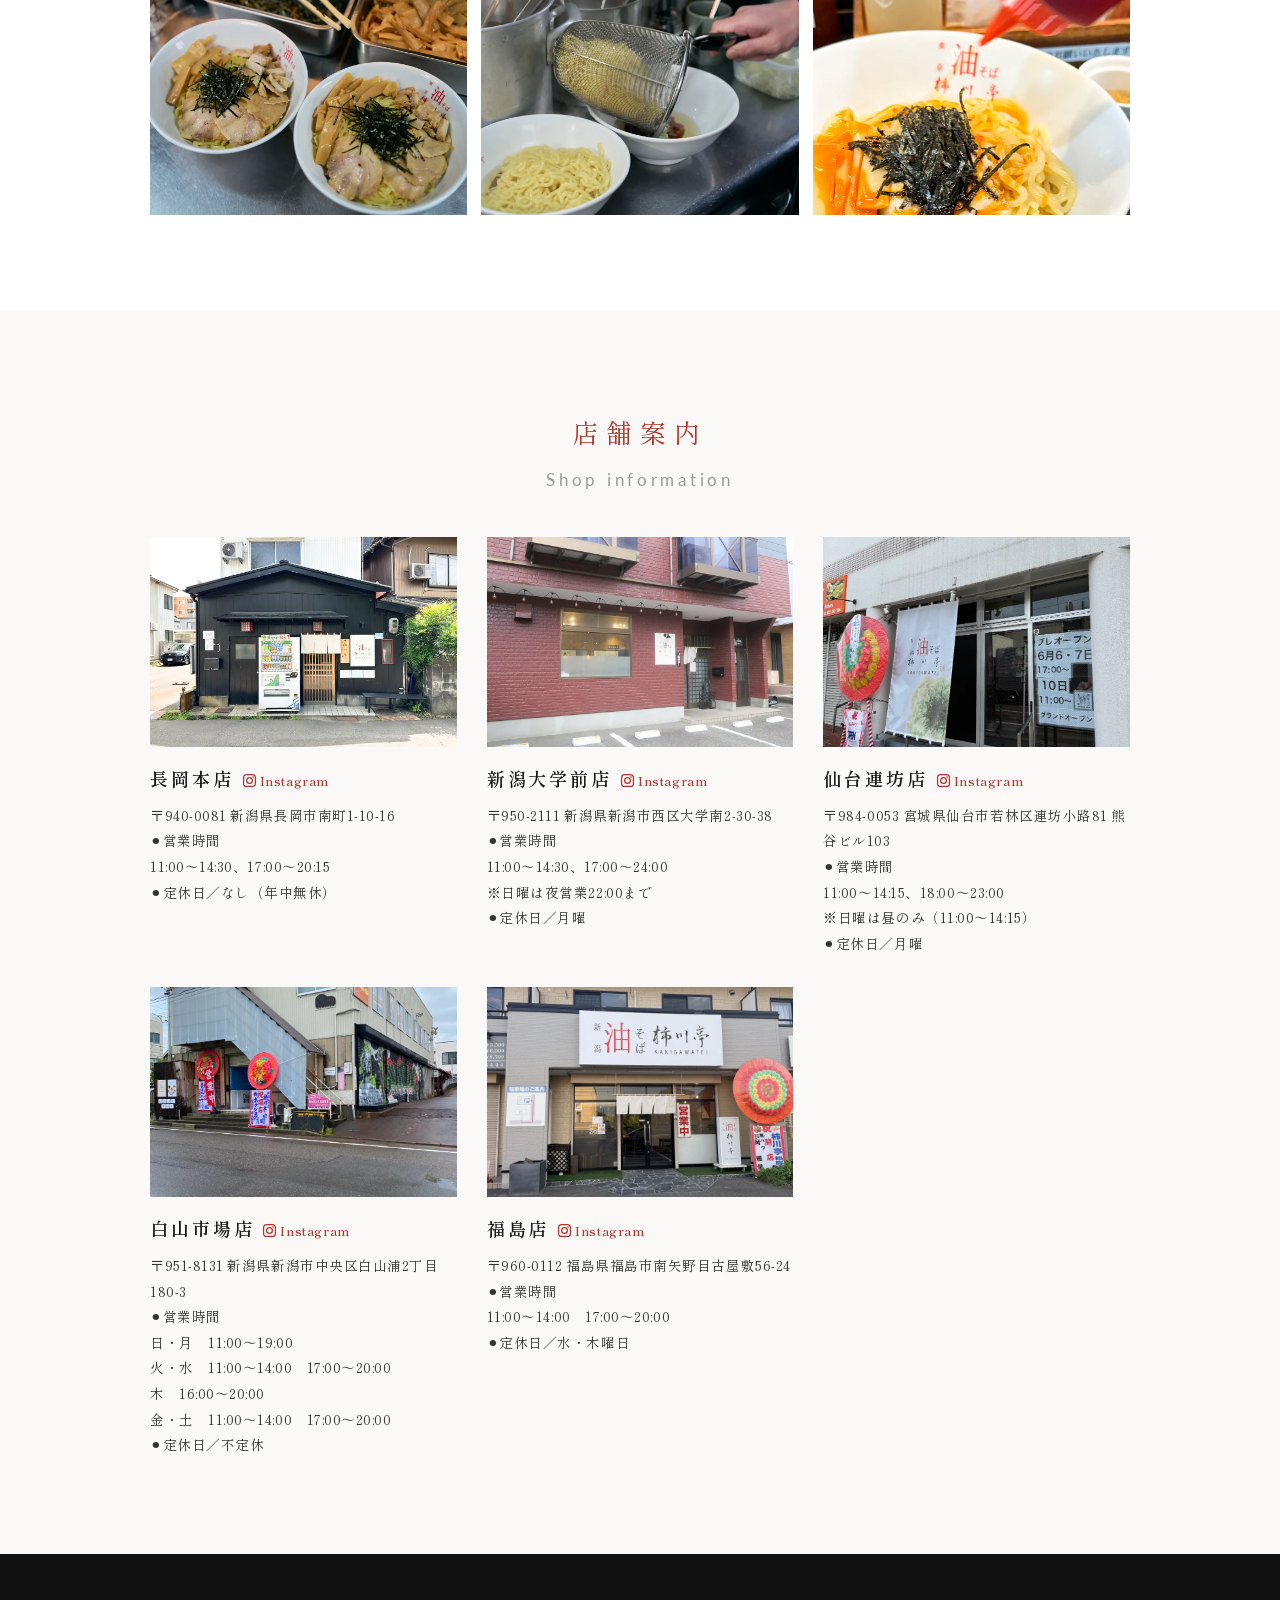
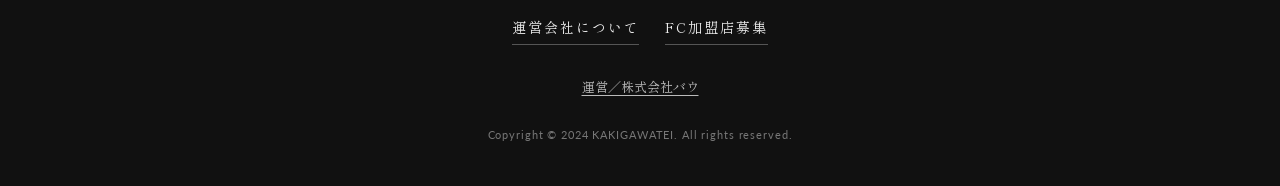
<file: preview/index.html>
<!DOCTYPE html>
<html lang="ja">
<head>
<meta charset="UTF-8">
<meta name="viewport" content="width=device-width, initial-scale=1.0">
<title>新潟油そば｜柿川亭グループ</title>
<meta name="description" content="油そばは東京発祥の「スープのないラーメン」。柿川亭の油そばは王道のシンプルな盛り付けにオリジナルのタレと米油、そしてラー油と酢を絡めてご賞味いただきます。この油そばの文化を新潟から全国へお届けします。柿川亭は展開するエリアの地元の人々から愛されるお店となれることを目指しています。FC展開の申し込みも受付中！">
<link rel="preconnect" href="https://fonts.googleapis.com">
<link rel="preconnect" href="https://fonts.gstatic.com" crossorigin>
<link href="https://fonts.googleapis.com/css2?family=Shippori+Mincho:wght@400;500;600;700&family=Lato:wght@300;400;700&family=Barlow+Condensed:wght@300;400&family=Zen+Maru+Gothic:wght@500;700;900&display=swap" rel="stylesheet">
<style>
  :root {
    --shu: #b3342a;
    --sumi: #1a1a1a;
    --hai: #666;
  }
  * { margin: 0; padding: 0; box-sizing: border-box; }
  html { scroll-behavior: smooth; }
  body {
    font-family: "Shippori Mincho", "Yu Mincho", "Hiragino Mincho ProN", serif;
    color: var(--sumi); background: #fff; line-height: 1.9;
  }
  img { max-width: 100%; display: block; }
  .en { font-family: "Lato", sans-serif; }
  .cond { font-family: "Barlow Condensed", sans-serif; }

  /* ===== header ===== */
  header {
    position: fixed; top: 0; left: 0; right: 0; width: 100%; z-index: 100;
    display: flex; align-items: center; justify-content: space-between;
    flex-wrap: wrap; gap: 6px;
    padding: 14px 18px;
    color: #fff; font-size: 13px;
    background: linear-gradient(rgba(0,0,0,.45), transparent);
  }
  header nav { display: flex; gap: 4px; flex-wrap: wrap; align-items: center; min-width: 0; flex: 1 1 200px; }
  header nav a { color: #fff; text-decoration: none; letter-spacing: .1em; white-space: nowrap; }
  header nav .sep { opacity: .55; margin: 0 6px; font-weight: 300; }
  header .fc {
    color: #fff; text-decoration: none; letter-spacing: .12em;
    border: 1px solid rgba(255,255,255,.85); padding: 7px 14px;
    white-space: nowrap; flex: 0 0 auto;
  }
  @media (max-width: 720px) {
    header { font-size: 10.5px; padding: 10px 10px; }
    header .fc { padding: 5px 8px; }
  }

  /* ===== hero ===== */
  .hero { position: relative; height: clamp(560px, 100svh, 920px); overflow: hidden; background: #000; }
  .hero .slide {
    position: absolute; inset: 0; background-size: cover; background-position: center;
    opacity: 0; animation: slidefade 25s infinite;
  }
  .hero .slide:nth-child(1) { animation-delay: 0s; }
  .hero .slide:nth-child(2) { animation-delay: 5s; }
  .hero .slide:nth-child(3) { animation-delay: 10s; }
  .hero .slide:nth-child(4) { animation-delay: 15s; }
  .hero .slide:nth-child(5) { animation-delay: 20s; }
  @keyframes slidefade {
    0% { opacity: 0; } 6% { opacity: 1; } 24% { opacity: 1; } 32% { opacity: 0; } 100% { opacity: 0; }
  }
  .hero::after { content: ""; position: absolute; inset: 0; background: rgba(0,0,0,.28); }
  .hero .logo {
    position: absolute; inset: 0; z-index: 2;
    display: flex; flex-direction: column; align-items: center; justify-content: center;
    color: #fff; text-shadow: 0 1px 14px rgba(0,0,0,.5);
  }
  .hero .logo .v {
    writing-mode: vertical-rl; font-weight: 600; white-space: nowrap;
    font-size: clamp(34px, min(9.6vw, 8.2vh), 84px); letter-spacing: .34em; line-height: 1.5;
  }
  .hero .logo .v .chisai { font-size: .42em; letter-spacing: .5em; }
  .hero .logo .v .abura { color: var(--shu); }
  .hero .logo .roma { margin-top: 20px; font-size: clamp(13px, 2.6vw, 19px); letter-spacing: .82em; text-indent: .82em; font-weight: 300; }
  .hero .scroll {
    position: absolute; z-index: 2; bottom: 0; left: 50%;
    color: #fff; font-size: 11px; letter-spacing: .3em;
    display: flex; flex-direction: column; align-items: center; gap: 8px;
    transform: translateX(-50%);
  }
  .hero .scroll::after { content: ""; width: 1px; height: 56px; background: rgba(255,255,255,.8); }

  /* ===== 共通ラベル ===== */
  section { padding: 96px 22px; }
  .label { text-align: center; margin-bottom: 40px; }
  .label .jp { color: var(--shu); font-size: 26px; letter-spacing: .3em; }
  .label .en2 { display: block; color: #999; font-size: 17px; letter-spacing: .22em; margin-top: 8px; font-family: "Lato", sans-serif; }
  .big {
    text-align: center; font-size: clamp(27px, 6.4vw, 44px);
    font-weight: 600; letter-spacing: .18em; margin-bottom: 46px;
  }
  .inner { max-width: 980px; margin: 0 auto; }

  /* ===== about ===== */
  .about-body { max-width: 640px; margin: 0 auto 54px; font-size: 15px; letter-spacing: .06em; }
  .about-body p + p { margin-top: 1.6em; }
  .about-photos { display: grid; grid-template-columns: repeat(auto-fit, minmax(220px, 1fr)); gap: 14px; max-width: 980px; margin: 0 auto; }
  .about-photos img { width: 100%; height: 240px; object-fit: cover; }

  /* ===== ticker ===== */
  .ticker { border-top: 1px solid #e5e5e5; border-bottom: 1px solid #e5e5e5; overflow: hidden; white-space: nowrap; padding: 18px 0; }
  .ticker span {
    display: inline-block; font-family: "Barlow Condensed", sans-serif;
    font-size: clamp(22px, 4.2vw, 36px); letter-spacing: .12em; color: var(--sumi);
    animation: tick 30s linear infinite; font-weight: 300;
  }
  @keyframes tick { from { transform: translateX(0); } to { transform: translateX(-50%); } }

  /* ===== kodawari ===== */
  .kd { display: grid; gap: 60px; max-width: 980px; margin: 0 auto; }
  .kd-item { display: grid; grid-template-columns: 1fr; gap: 22px; align-items: center; }
  @media (min-width: 760px) {
    .kd-item { grid-template-columns: 1.15fr 1fr; }
    .kd-item:nth-child(even) .kd-photo { order: 2; }
  }
  .kd-photo img { width: 100%; height: 300px; object-fit: cover; }
  .kd-text h3 { font-size: 21px; font-weight: 600; letter-spacing: .22em; margin-bottom: 14px; color: var(--sumi); }
  .kd-text h3::before { content: "— "; color: var(--shu); }
  .kd-text p { font-size: 14.5px; letter-spacing: .05em; }

  /* ===== tabekata ===== */
  .steps { display: grid; gap: 44px; max-width: 700px; margin: 0 auto 60px; }
  .step { display: flex; gap: 22px; align-items: flex-start; }
  .step .num { font-family: "Barlow Condensed", sans-serif; font-size: 64px; color: var(--shu); line-height: 1; font-weight: 300; min-width: 44px; }
  .step h3 { font-size: 18.5px; font-weight: 600; letter-spacing: .16em; margin-bottom: 8px; }
  .step p { font-size: 14.5px; }
  .tk-photos { display: grid; grid-template-columns: repeat(auto-fit, minmax(200px, 1fr)); gap: 14px; max-width: 980px; margin: 0 auto; }
  .tk-photos img { width: 100%; height: 220px; object-fit: cover; }

  /* ===== menu ===== */
  .menu-bg { background: #faf9f7; }
  .menu-list { max-width: 560px; margin: 0 auto 40px; }
  .menu-row { display: flex; justify-content: space-between; align-items: baseline; padding: 13px 4px; border-bottom: 1px solid #e2ded6; font-size: 17px; letter-spacing: .1em; }
  .menu-row .p { font-size: 16px; }
  .sizes { display: flex; gap: 26px; justify-content: center; margin: 36px 0 8px; }
  .size { text-align: center; }
  .size .maru {
    width: 84px; height: 84px; border: 1px solid var(--sumi); border-radius: 50%;
    display: flex; align-items: center; justify-content: center; flex-direction: column;
    font-size: 21px; font-weight: 600; letter-spacing: .1em; margin: 0 auto 8px;
  }
  .size .g { font-size: 12px; color: var(--hai); }
  .size-note { text-align: center; font-size: 12.5px; color: var(--hai); margin-bottom: 44px; }
  .tare h4, .tp h4 {
    display: inline-block; background: var(--shu); color: #fff;
    font-size: 13px; letter-spacing: .2em; font-weight: 500; padding: 4px 14px; margin-bottom: 14px;
  }
  .tare { max-width: 560px; margin: 0 auto 40px; }
  .tp-wrap { display: grid; grid-template-columns: repeat(auto-fit, minmax(240px, 1fr)); gap: 34px; max-width: 700px; margin: 0 auto 50px; }
  .tp ul { list-style: none; font-size: 14.5px; letter-spacing: .06em; }
  .tp li { padding: 3px 0; }
  .menu-photos { display: grid; grid-template-columns: repeat(auto-fit, minmax(200px, 1fr)); gap: 14px; max-width: 980px; margin: 0 auto; }
  .menu-photos img { width: 100%; height: 220px; object-fit: cover; }

  /* ===== shop ===== */
  .shops { display: grid; grid-template-columns: repeat(auto-fit, minmax(260px, 1fr)); gap: 30px; max-width: 980px; margin: 0 auto; }
  .shop-card img { width: 100%; height: 210px; object-fit: cover; margin-bottom: 14px; }
  .shop-card h3 { font-size: 18px; font-weight: 600; letter-spacing: .16em; margin-bottom: 8px; }
  .shop-card h3 a { color: var(--sumi); text-decoration: none; }
  .shop-card h3 .ig { font-size: 12px; color: var(--shu); margin-left: 8px; letter-spacing: .05em; white-space: nowrap; }
  .shop-card h3 .ig svg { width: 15px; height: 15px; vertical-align: -2.5px; margin-right: 3px; }
  .shop-card p { font-size: 13.5px; color: #333; letter-spacing: .04em; line-height: 1.9; }
  .shop-card .open { color: var(--shu); font-weight: 600; }

  /* ===== footer ===== */
  footer { background: #111; color: #eee; padding: 60px 22px 40px; text-align: center; }
  footer .flinks { display: flex; gap: 26px; justify-content: center; flex-wrap: wrap; margin-bottom: 30px; }
  footer .flinks a { color: #eee; text-decoration: none; font-size: 14px; letter-spacing: .14em; border-bottom: 1px solid #555; padding-bottom: 3px; }
  footer .un { font-size: 13px; color: #bbb; margin-bottom: 26px; }
  footer .un a { color: inherit; text-decoration: underline; text-underline-offset: 3px; }
  footer .cp { font-size: 11px; color: #777; letter-spacing: .08em; font-family: "Lato", sans-serif; }
</style>
<link rel="stylesheet" href="../assets/mode.css?v=7">
</head>
<body>

<header>
  <nav class="cond-nav">
    <a href="#about">私たちについて</a><span class="sep">｜</span>
    <a href="#kodawari">こだわり</a><span class="sep">｜</span>
    <a href="#tabekata">食べ方</a><span class="sep">｜</span>
    <a href="#menu">お品書き</a><span class="sep">｜</span>
    <a href="../shop.html">お持ち帰り・通販</a><span class="sep">｜</span>
    <a href="#shop">店舗案内</a>
  </nav>
  <a class="fc" href="../fc.html">FCお問い合わせ</a>
</header>

<div class="hero">
  <div class="slide" style="background-image:url('../assets/s-2400x1601_v-frms_webp_0baad882-9eae-4a06-b4d8-a6057e43362a.webp')"></div>
  <div class="slide" style="background-image:url('../assets/s-2400x1601_v-frms_webp_5b145f1c-3665-4850-8364-5ec2a7b749ff.webp')"></div>
  <div class="slide" style="background-image:url('../assets/s-2400x1601_v-frms_webp_f18cfd95-57c5-4f96-8f11-a9c2c007b874.webp')"></div>
  <div class="slide" style="background-image:url('../assets/s-2400x1601_v-frms_webp_f67d4a2a-49f4-480c-9101-075db5a5b9a3.webp')"></div>
  <div class="slide" style="background-image:url('../assets/s-2400x1601_v-frms_webp_f483af4a-6b31-4eff-a465-026971982562.webp')"></div>
  <div class="logo">
    <div class="v"><span class="chisai">新潟</span><span class="abura">油</span>そば<br>柿　川　亭</div>
    <div class="roma en">KAKIGAWATEI</div>
  </div>
  <div class="scroll en">scroll</div>
</div>

<section id="about">
  <div class="label"><span class="jp">柿川亭について</span><span class="en2">What is KAKIGAWATEI?</span></div>
  <h2 class="big">油そばを文化に</h2>
  <div class="about-body">
    <p>油そばは東京発祥の「スープのないラーメン」です。柿川亭の油そばはチャーシュー・メンマ・海苔と王道のシンプルな盛り付けにオリジナルのタレと米油、そしてラー油と酢をお好みの分量で絡めてご賞味いただきます。また、多数あるトッピングの中からお好みに組み合わせて楽しめます。ラーメンに比べてカロリーや塩分を抑え、ヘルシーで女性や年配の方にも喜ばれています。</p>
    <p>この油そばの文化を新潟から全国へお届けします。柿川亭は展開するエリアの地元の人々から愛されるお店となれることを目指しています。</p>
  </div>
  <div class="about-photos">
    <img src="../assets/s-2400x1601_v-frms_webp_7df5c69b-74ec-4191-9546-46c50089843d_middle.webp" alt="店内のようす">
    <img src="../assets/s-2400x1601_v-frms_webp_8817bc62-6c14-4146-af7d-d1e45c3cfa68_middle.webp" alt="仕込みのようす">
    <img src="../assets/s-2400x1601_v-frms_webp_490c41a1-f0b1-4d69-ab1b-51b68235bcba_middle.webp" alt="タレの器">
  </div>
</section>

<div class="ticker"><span>ABURASOBA&nbsp;&nbsp;KAKIGAWATEI&nbsp;&nbsp;&nbsp;ABURASOBA&nbsp;&nbsp;KAKIGAWATEI&nbsp;&nbsp;&nbsp;ABURASOBA&nbsp;&nbsp;KAKIGAWATEI&nbsp;&nbsp;&nbsp;ABURASOBA&nbsp;&nbsp;KAKIGAWATEI&nbsp;&nbsp;&nbsp;</span></div>

<section id="kodawari">
  <div class="label"><span class="jp">こだわり</span><span class="en2">What is KAKIGAWATEI?</span></div>
  <div class="kd">
    <div class="kd-item">
      <div class="kd-photo"><img src="../assets/kodawari-komeabura.webp" alt="国産米油"></div>
      <div class="kd-text">
        <h3>国産米油の使用</h3>
        <p>米ヌカから抽出された国産の米油を使用することで、油っぽさを抑え、あっさりとしたヘルシーな味わいを実現しています。</p>
      </div>
    </div>
    <div class="kd-item">
      <div class="kd-photo"><img src="../assets/s-2400x1601_v-frms_webp_5b145f1c-3665-4850-8364-5ec2a7b749ff_middle.webp" alt="独自調合のタレ"></div>
      <div class="kd-text">
        <h3>独自調合のタレ</h3>
        <p>風味や食感を重視し、粉の配合を徹底して作られた麺と、独自に調合されたタレとの相性が抜群です。</p>
      </div>
    </div>
    <div class="kd-item">
      <div class="kd-photo"><img src="../assets/s-2400x1601_v-frms_webp_bf62875e-ea1b-48c4-af7d-51327308245a_middle.webp" alt="豊富なトッピング"></div>
      <div class="kd-text">
        <h3>豊富なトッピング</h3>
        <p>地元産のマスタードやバジル、長岡野菜を使ったマヨソースなど、多数のトッピングで自由にカスタマイズ。農家や飲食店と連携し、地元の食材を積極的に取り入れることで、地域とのつながりを大切にしています。</p>
      </div>
    </div>
  </div>
</section>

<section id="tabekata" style="background:#faf9f7">
  <div class="label"><span class="jp">食べ方</span><span class="en2">How to eat</span></div>
  <h2 class="big">油そばの召し上がり方</h2>
  <div class="steps">
    <div class="step">
      <div class="num">1</div>
      <div>
        <h3>酢とラー油をかける</h3>
        <p>初めに酢とラー油をどんぶり１〜２周程度回しかけてください。かけないと本来の油そばの味になりません。最低でも１周ほど、ためらわずにかけてください。</p>
      </div>
    </div>
    <div class="step">
      <div class="num">2</div>
      <div>
        <h3>むらなく混ぜる</h3>
        <p>どんぶりの底にタレと油が敷いてあります。麺をひっくり返すようにむらなく混ぜてください。</p>
      </div>
    </div>
    <div class="step">
      <div class="num">3</div>
      <div>
        <h3>温かいうちに召し上がる</h3>
        <p>油そばはスープがないので冷めやすく、味が落ちやすいです。どうぞ温かいうちに召し上がってください。油そばは酢とラー油をかける量やトッピングによって自分好みの味を作ることも楽しみのひとつです。美味しい油そばの食べ方を探してみてください。</p>
      </div>
    </div>
  </div>
  <div class="tk-photos">
    <img src="../assets/s-2400x1601_v-frms_webp_71ac1973-0d76-4467-84bd-2d392a3df30a_middle.webp" alt="食べ方1">
    <img src="../assets/s-2400x1601_v-frms_webp_fcfb6867-cef2-4c68-a608-bc56808cc090_middle.webp" alt="食べ方2">
    <img src="../assets/s-2400x1601_v-frms_webp_10c63cbe-a76b-4a90-92e0-cf79517a3c8e_middle.webp" alt="食べ方3">
  </div>
</section>

<section id="menu" class="menu-bg" style="background:#fff">
  <div class="label"><span class="jp">お品書き</span><span class="en2">Menu</span></div>
  <h2 class="big">基本メニュー</h2>
  <div class="menu-list">
    <div class="menu-row"><span>油そば</span><span class="p">850円</span></div>
    <div class="menu-row"><span>焼豚油そば</span><span class="p">1050円</span></div>
    <div class="menu-row"><span>グルテンフリー油そば</span><span class="p">1000円</span></div>
    <div class="menu-row"><span>冷やし油そば</span><span class="p">900円</span></div>
    <div class="menu-row"><span>冷やし焼豚油そば</span><span class="p">1100円</span></div>
  </div>
  <div class="sizes">
    <div class="size"><div class="maru">並盛</div><span class="g">150g</span></div>
    <div class="size"><div class="maru">大盛</div><span class="g">225g</span></div>
    <div class="size"><div class="maru">特盛</div><span class="g">300g</span></div>
  </div>
  <p class="size-note">※大盛は＋50円　特盛は＋100円</p>
  <h3 style="text-align:center;font-size:26px;letter-spacing:.2em;margin:56px 0 8px;font-weight:600">カスタマイズ</h3>
  <div class="tare">
    <h4>タレ</h4>
    <div class="menu-row"><span>オリジナル</span><span class="p">0円</span></div>
    <div class="menu-row"><span>煮干</span><span class="p">＋50円</span></div>
    <div class="menu-row"><span>魚介かつお</span><span class="p">＋100円</span></div>
    <div class="menu-row"><span>塩味</span><span class="p">＋50円</span></div>
    <div class="menu-row"><span>塩味（レモン付き）</span><span class="p">＋100円</span></div>
    <div class="menu-row"><span>豚骨</span><span class="p">＋50円</span></div>
  </div>
  <div class="tp-wrap">
    <div class="tp">
      <h4>120円トッピング</h4>
      <ul>
        <li>半熟卵</li><li>ネギごま</li><li>カレースパイス</li><li>明太子マヨネーズ</li>
        <li>タケウチマスタード（旨味・辛口）</li><li>アルベーロバジル</li><li>えだまめマヨ</li>
        <li>完熟トマトマヨ</li><li>かぐら南蛮味噌マヨ</li><li>キムチ</li><li>にんにく辛味噌</li>
        <li>チーズ</li><li>麻辣醤</li>
      </ul>
    </div>
    <div class="tp">
      <h4>50円トッピング</h4>
      <ul>
        <li>レモン</li><li>青じそ</li><li>わさび</li><li>梅（梅肉）</li><li>柚子胡椒</li><li>鰹パウダー</li>
      </ul>
    </div>
  </div>
  <div class="menu-photos">
    <img src="../assets/menu-aburasoba.webp" alt="油そば">
    <img src="../assets/s-2400x1601_v-frms_webp_c7fc94dd-6321-4689-a970-6301c13cf560_middle.webp" alt="調理のようす">
    <img src="../assets/s-2400x1501_v-frms_webp_f42036ed-b778-4042-bbd1-b6780b6b722f_middle.webp" alt="ラー油をかける">
  </div>
</section>

<section id="shop" style="background:#faf9f7">
  <div class="label"><span class="jp">店舗案内</span><span class="en2">Shop information</span></div>
  <div class="shops">
    <div class="shop-card">
      <img src="../assets/s-2400x1801_v-frms_webp_27291dc1-9cae-443f-a1bb-c097e0380a34_middle.webp" alt="長岡本店">
      <h3><a href="https://www.instagram.com/kakigawatei/">長岡本店<span class="ig"><svg viewBox="0 0 24 24" fill="none" stroke="currentColor" stroke-width="2"><rect x="2.5" y="2.5" width="19" height="19" rx="5.2"/><circle cx="12" cy="12" r="4.6"/><circle cx="17.6" cy="6.4" r="1.3" fill="currentColor" stroke="none"/></svg>Instagram</span></a></h3>
      <p>〒940-0081 新潟県長岡市南町1-10-16<br>
      ⚫︎営業時間<br>11:00〜14:30、17:00〜20:15<br>⚫︎定休日／なし（年中無休）</p>
    </div>
    <div class="shop-card">
      <img src="../assets/s-1024x768_v-fs_webp_284312ee-35c1-4979-b2da-364fe519c2ea.webp" alt="新潟大学前店">
      <h3><a href="https://www.instagram.com/kakigawateisindaimae/">新潟大学前店<span class="ig"><svg viewBox="0 0 24 24" fill="none" stroke="currentColor" stroke-width="2"><rect x="2.5" y="2.5" width="19" height="19" rx="5.2"/><circle cx="12" cy="12" r="4.6"/><circle cx="17.6" cy="6.4" r="1.3" fill="currentColor" stroke="none"/></svg>Instagram</span></a></h3>
      <p>〒950-2111 新潟県新潟市西区大学南2-30-38<br>
      ⚫︎営業時間<br>11:00〜14:30、17:00〜24:00<br>※日曜は夜営業22:00まで<br>⚫︎定休日／月曜</p>
    </div>
    <div class="shop-card">
      <img src="../assets/s-4284x5712_v-frms_webp_f7a834cf-44d1-43e3-8b5f-614df53a375e_middle.webp" alt="仙台連坊店">
      <h3><a href="https://www.instagram.com/kakigawatei_sendai">仙台連坊店<span class="ig"><svg viewBox="0 0 24 24" fill="none" stroke="currentColor" stroke-width="2"><rect x="2.5" y="2.5" width="19" height="19" rx="5.2"/><circle cx="12" cy="12" r="4.6"/><circle cx="17.6" cy="6.4" r="1.3" fill="currentColor" stroke="none"/></svg>Instagram</span></a></h3>
      <p>〒984-0053 宮城県仙台市若林区連坊小路81 熊谷ビル103<br>
      ⚫︎営業時間<br>11:00〜14:15、18:00〜23:00<br>※日曜は昼のみ（11:00〜14:15）<br>⚫︎定休日／月曜</p>
    </div>
    <div class="shop-card">
      <img src="../assets/s-1108x1477_v-fms_webp_06f59b2a-444e-4d89-ba84-b69775ebe040_middle.webp" alt="白山市場店">
      <h3><a href="https://www.instagram.com/kakigawatei_hakusan">白山市場店<span class="ig"><svg viewBox="0 0 24 24" fill="none" stroke="currentColor" stroke-width="2"><rect x="2.5" y="2.5" width="19" height="19" rx="5.2"/><circle cx="12" cy="12" r="4.6"/><circle cx="17.6" cy="6.4" r="1.3" fill="currentColor" stroke="none"/></svg>Instagram</span></a></h3>
      <p>〒951-8131 新潟県新潟市中央区白山浦2丁目180-3<br>
      ⚫︎営業時間<br>日・月　11:00〜19:00<br>火・水　11:00〜14:00　17:00〜20:00<br>木　16:00〜20:00<br>金・土　11:00〜14:00　17:00〜20:00<br>⚫︎定休日／不定休</p>
    </div>
    <div class="shop-card">
      <img src="../assets/fukushima-shop-web.jpg" alt="福島店">
      <h3><a href="https://www.instagram.com/kakigawatei_fukushima">福島店<span class="ig"><svg viewBox="0 0 24 24" fill="none" stroke="currentColor" stroke-width="2"><rect x="2.5" y="2.5" width="19" height="19" rx="5.2"/><circle cx="12" cy="12" r="4.6"/><circle cx="17.6" cy="6.4" r="1.3" fill="currentColor" stroke="none"/></svg>Instagram</span></a></h3>
      <p>〒960-0112 福島県福島市南矢野目古屋敷56-24<br>
      ⚫︎営業時間<br>11:00〜14:00　17:00〜20:00<br>⚫︎定休日／水・木曜日</p>
    </div>
  </div>
</section>

<footer>
  <div class="flinks">
    <a href="../company.html">運営会社について</a>
    <a href="../fc.html">FC加盟店募集</a>
  </div>
  <p class="un"><a href="https://bau.kakigawatei.com/" target="_blank" rel="noopener">運営／株式会社バウ</a></p>
  <p class="cp">Copyright © 2024 KAKIGAWATEI. All rights reserved.</p>
</footer>

<script src="../assets/mode.js?v=8"></script>
</body>
</html>
</file>
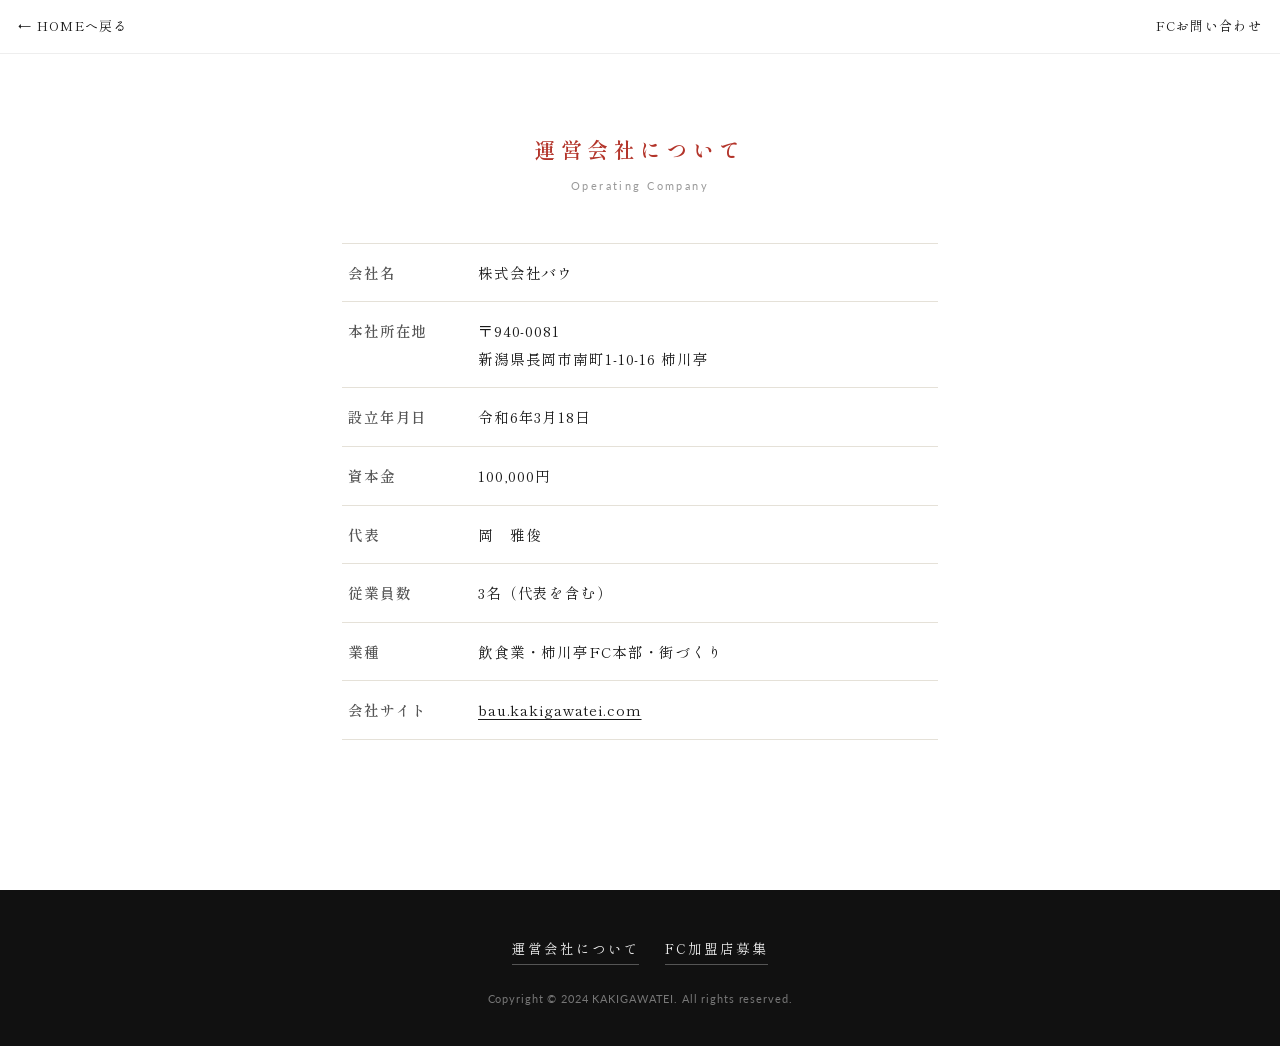
<file: company.html>
<!DOCTYPE html>
<html lang="ja">
<head>
<meta charset="UTF-8">
<meta name="viewport" content="width=device-width, initial-scale=1.0">
<title>運営会社について｜新潟油そば 柿川亭グループ</title>
<link rel="preconnect" href="https://fonts.googleapis.com">
<link rel="preconnect" href="https://fonts.gstatic.com" crossorigin>
<link href="https://fonts.googleapis.com/css2?family=Shippori+Mincho:wght@400;500;600;700&family=Lato:wght@300;400;700&display=swap" rel="stylesheet">
<style>
  :root { --shu: #b3342a; --sumi: #1a1a1a; --hai: #666; }
  * { margin: 0; padding: 0; box-sizing: border-box; }
  body { font-family: "Shippori Mincho", "Yu Mincho", "Hiragino Mincho ProN", serif; color: var(--sumi); background: #fff; line-height: 1.9; }
  header {
    position: fixed; top: 0; left: 0; right: 0; width: 100%; z-index: 100;
    display: flex; align-items: center; justify-content: space-between; flex-wrap: wrap; gap: 6px;
    padding: 14px 18px; font-size: 13px; background: rgba(255,255,255,.92); border-bottom: 1px solid #eee;
  }
  header a { color: var(--sumi); text-decoration: none; letter-spacing: .1em; }
  header .back::before { content: "← "; }
  main { max-width: 640px; margin: 0 auto; padding: 130px 22px 90px; }
  .label { text-align: center; margin-bottom: 46px; }
  .label .jp { color: var(--shu); font-size: 21px; letter-spacing: .26em; font-weight: 600; }
  .label .en2 { display: block; color: #999; font-size: 11px; letter-spacing: .22em; margin-top: 6px; font-family: "Lato", sans-serif; }
  dl { display: grid; grid-template-columns: 130px 1fr; }
  dt, dd { padding: 15px 6px; border-bottom: 1px solid #e5e1d8; font-size: 14.5px; letter-spacing: .06em; }
  dt { font-weight: 600; color: #555; }
  dt:first-of-type, dd:first-of-type { border-top: 1px solid #e5e1d8; }
  dd a { color: inherit; text-decoration: underline; text-underline-offset: 3px; }
  @media (max-width: 480px) { dl { grid-template-columns: 104px 1fr; } }
  footer { background: #111; color: #eee; padding: 46px 22px 36px; text-align: center; margin-top: 60px; }
  footer .flinks { display: flex; gap: 26px; justify-content: center; flex-wrap: wrap; margin-bottom: 24px; }
  footer .flinks a { color: #eee; text-decoration: none; font-size: 13.5px; letter-spacing: .14em; border-bottom: 1px solid #555; padding-bottom: 3px; }
  footer .cp { font-size: 11px; color: #777; letter-spacing: .08em; font-family: "Lato", sans-serif; }
</style>
</head>
<body>

<header>
  <a class="back" href="index.html">HOMEへ戻る</a>
  <a href="fc.html">FCお問い合わせ</a>
</header>

<main>
  <div class="label"><span class="jp">運営会社について</span><span class="en2">Operating Company</span></div>
  <dl>
    <dt>会社名</dt><dd>株式会社バウ</dd>
    <dt>本社所在地</dt><dd>〒940-0081<br>新潟県長岡市南町1-10-16 柿川亭</dd>
    <dt>設立年月日</dt><dd>令和6年3月18日</dd>
    <dt>資本金</dt><dd>100,000円</dd>
    <dt>代表</dt><dd>岡　雅俊</dd>
    <dt>従業員数</dt><dd>3名（代表を含む）</dd>
    <dt>業種</dt><dd>飲食業・柿川亭FC本部・街づくり</dd>
    <dt>会社サイト</dt><dd><a href="https://bau.kakigawatei.com/" target="_blank" rel="noopener">bau.kakigawatei.com</a></dd>
  </dl>
</main>

<footer>
  <div class="flinks">
    <a href="company.html">運営会社について</a>
    <a href="fc.html">FC加盟店募集</a>
  </div>
  <p class="cp">Copyright © 2024 KAKIGAWATEI. All rights reserved.</p>
</footer>

</body>
</html>
</file>
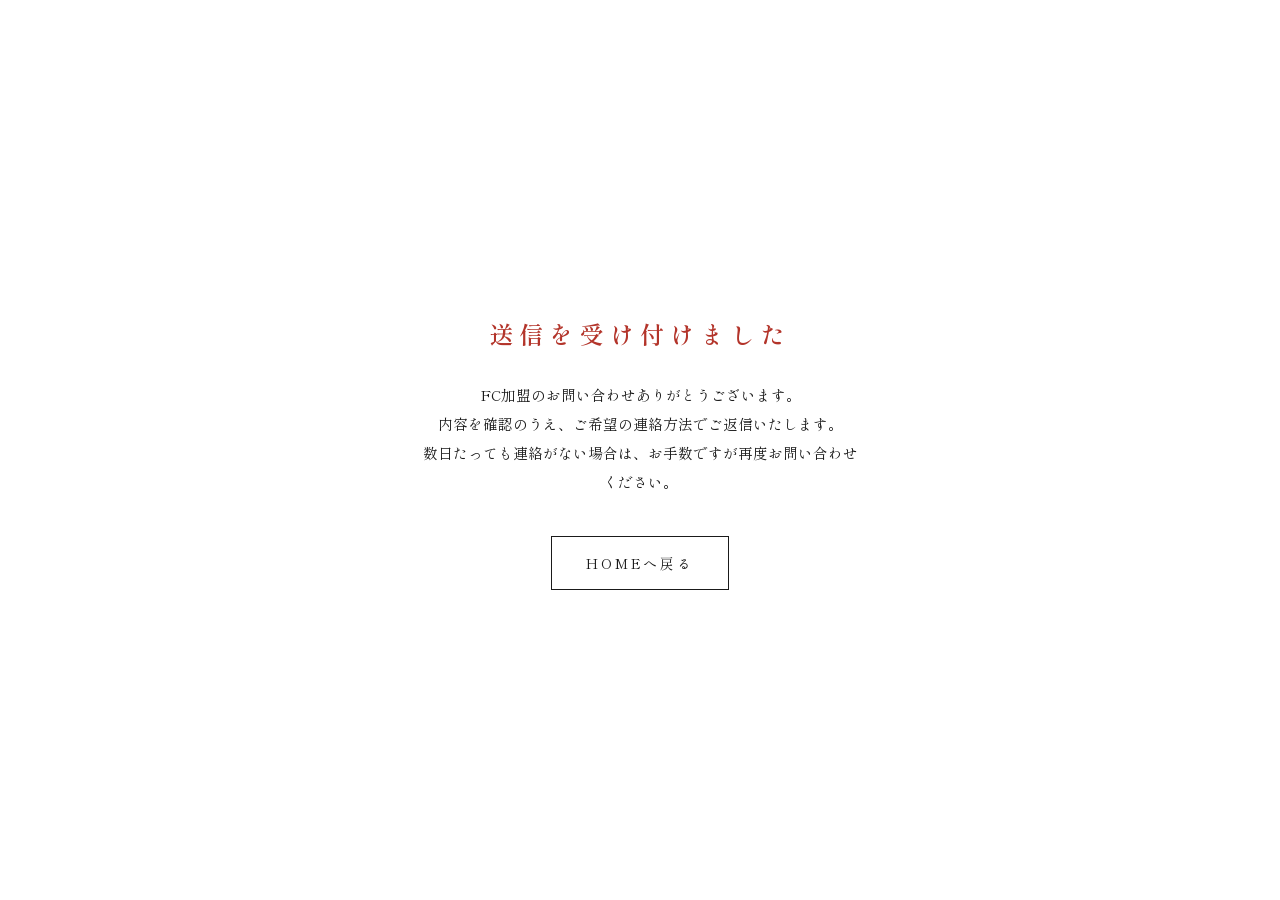
<file: fc-thanks.html>
<!DOCTYPE html>
<html lang="ja">
<head>
<meta charset="UTF-8">
<meta name="viewport" content="width=device-width, initial-scale=1.0">
<title>送信完了｜新潟油そば 柿川亭グループ</title>
<link rel="preconnect" href="https://fonts.googleapis.com">
<link rel="preconnect" href="https://fonts.gstatic.com" crossorigin>
<link href="https://fonts.googleapis.com/css2?family=Shippori+Mincho:wght@400;500;600;700&family=Lato:wght@300;400;700&display=swap" rel="stylesheet">
<style>
  :root { --shu: #b3342a; --sumi: #1a1a1a; }
  * { margin: 0; padding: 0; box-sizing: border-box; }
  body {
    font-family: "Shippori Mincho", "Yu Mincho", "Hiragino Mincho ProN", serif;
    color: var(--sumi); background: #fff; line-height: 2;
    min-height: 100svh; display: flex; flex-direction: column; align-items: center; justify-content: center;
    padding: 30px 22px; text-align: center;
  }
  h1 { color: var(--shu); font-size: 24px; letter-spacing: .26em; font-weight: 600; margin-bottom: 22px; }
  p { font-size: 14.5px; max-width: 30em; }
  a {
    display: inline-block; margin-top: 40px; color: var(--sumi); text-decoration: none;
    border: 1px solid var(--sumi); padding: 12px 34px; font-size: 14px; letter-spacing: .2em;
  }
</style>
</head>
<body>
  <h1>送信を受け付けました</h1>
  <p>FC加盟のお問い合わせありがとうございます。<br>
  内容を確認のうえ、ご希望の連絡方法でご返信いたします。<br>
  数日たっても連絡がない場合は、お手数ですが再度お問い合わせください。</p>
  <a href="index.html">HOMEへ戻る</a>
</body>
</html>
</file>
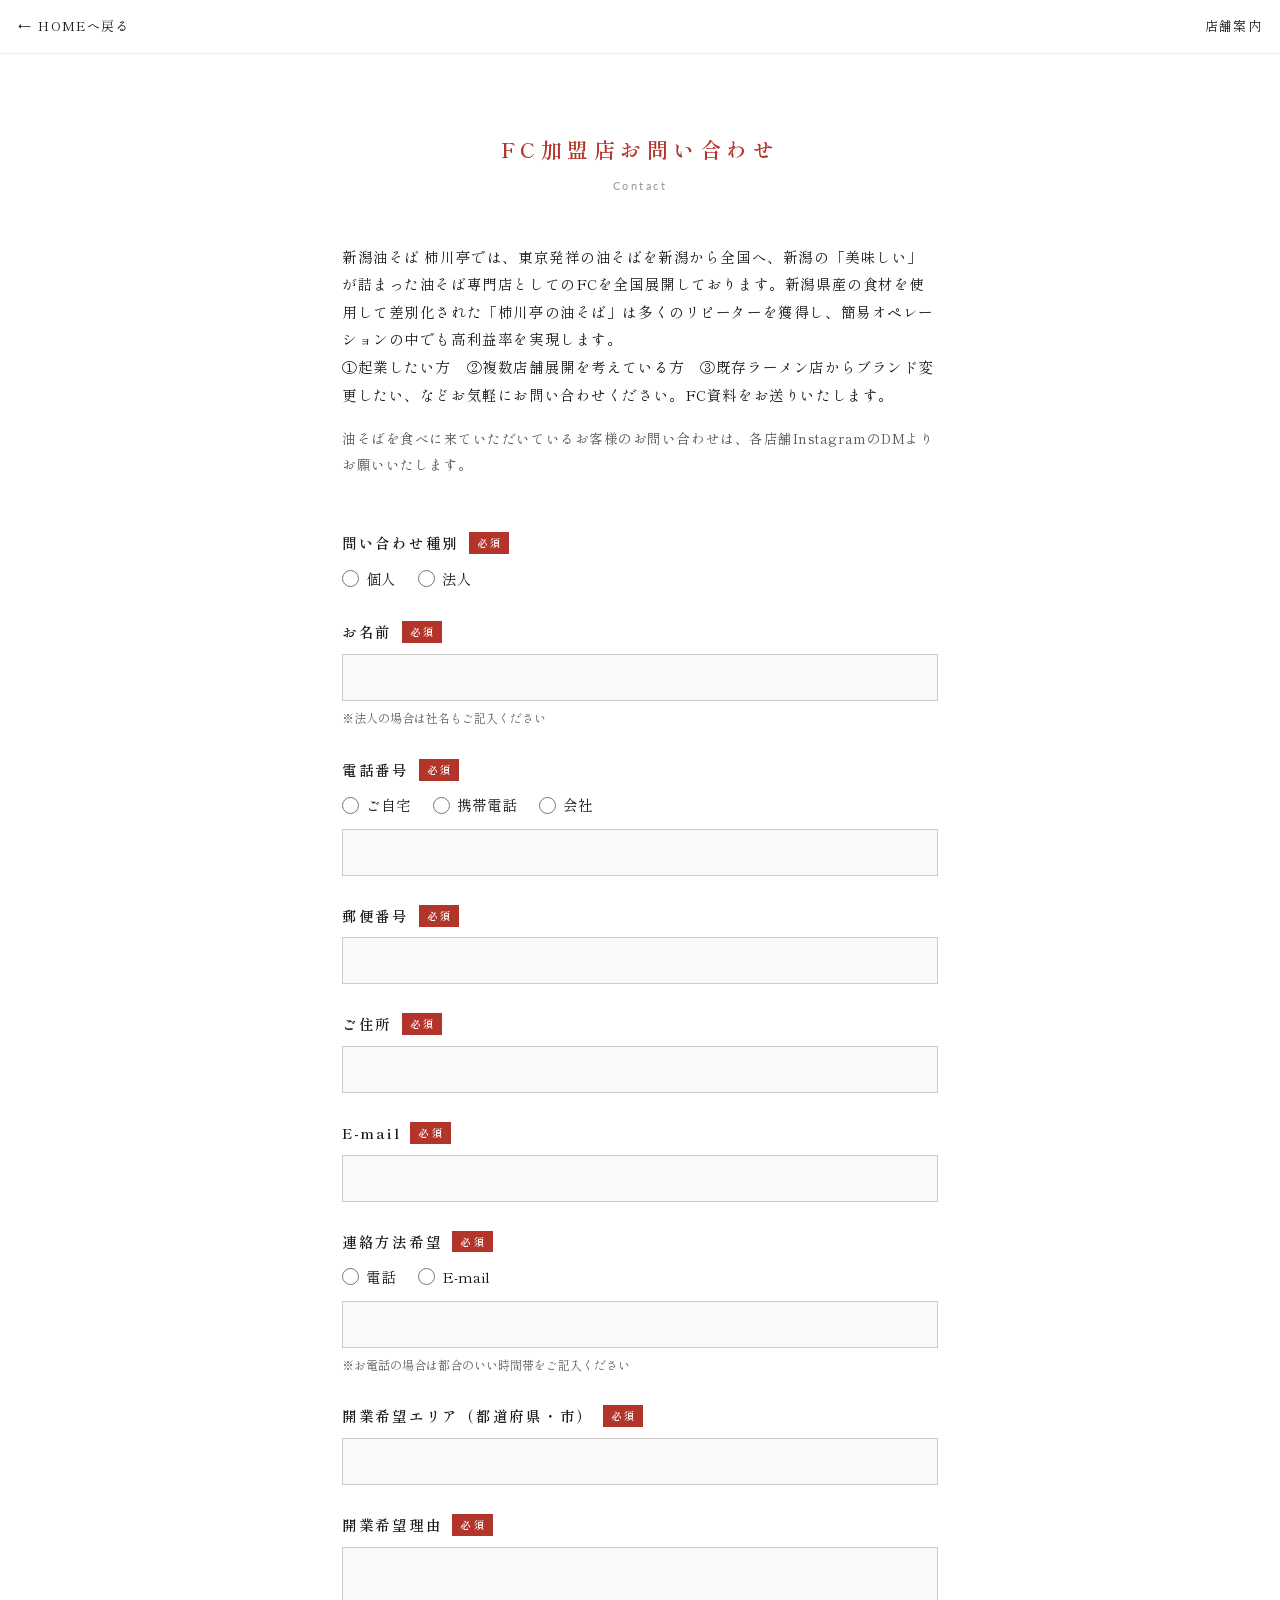
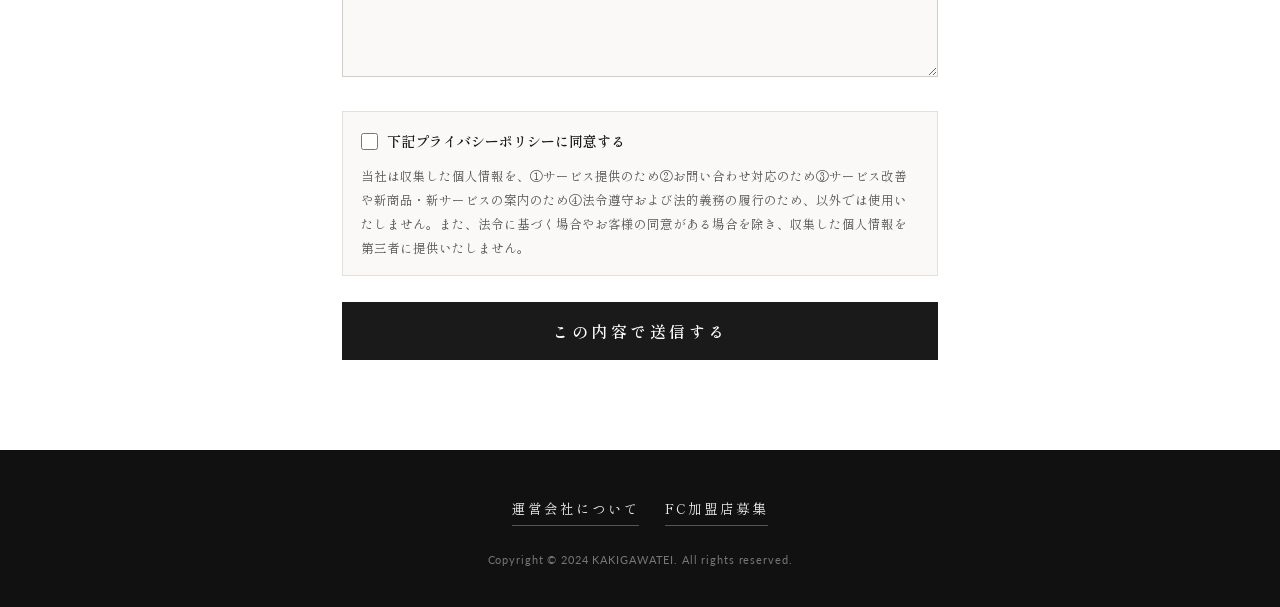
<file: fc.html>
<!DOCTYPE html>
<html lang="ja">
<head>
<meta charset="UTF-8">
<meta name="viewport" content="width=device-width, initial-scale=1.0">
<title>FC加盟店お問い合わせ｜新潟油そば 柿川亭グループ</title>
<link rel="preconnect" href="https://fonts.googleapis.com">
<link rel="preconnect" href="https://fonts.gstatic.com" crossorigin>
<link href="https://fonts.googleapis.com/css2?family=Shippori+Mincho:wght@400;500;600;700&family=Lato:wght@300;400;700&display=swap" rel="stylesheet">
<style>
  :root { --shu: #b3342a; --sumi: #1a1a1a; --hai: #666; }
  * { margin: 0; padding: 0; box-sizing: border-box; }
  body { font-family: "Shippori Mincho", "Yu Mincho", "Hiragino Mincho ProN", serif; color: var(--sumi); background: #fff; line-height: 1.9; }
  header {
    position: fixed; top: 0; left: 0; right: 0; width: 100%; z-index: 100;
    display: flex; align-items: center; justify-content: space-between; flex-wrap: wrap; gap: 6px;
    padding: 14px 18px; font-size: 13px; background: rgba(255,255,255,.92); border-bottom: 1px solid #eee;
  }
  header a { color: var(--sumi); text-decoration: none; letter-spacing: .1em; }
  header .back { display: flex; align-items: center; gap: 6px; }
  header .back::before { content: "←"; }
  main { max-width: 640px; margin: 0 auto; padding: 130px 22px 90px; }
  .label { text-align: center; margin-bottom: 46px; }
  .label .jp { color: var(--shu); font-size: 21px; letter-spacing: .26em; font-weight: 600; }
  .label .en2 { display: block; color: #999; font-size: 11px; letter-spacing: .22em; margin-top: 6px; font-family: "Lato", sans-serif; }
  .intro { font-size: 14.5px; letter-spacing: .04em; margin-bottom: 18px; }
  .intro + .intro { color: #555; font-size: 13.5px; margin-bottom: 52px; }
  form { display: grid; gap: 26px; }
  .fi label.t { display: block; font-size: 14.5px; font-weight: 600; letter-spacing: .12em; margin-bottom: 8px; }
  .req { display: inline-block; background: var(--shu); color: #fff; font-size: 10.5px; letter-spacing: .1em; padding: 1px 8px; margin-left: 10px; vertical-align: 2px; }
  .fi input[type="text"], .fi input[type="tel"], .fi input[type="email"], .fi textarea {
    width: 100%; border: 1px solid #ccc; background: #faf9f7; padding: 12px 12px;
    font-family: inherit; font-size: 15px;
  }
  .fi input:focus, .fi textarea:focus { outline: 2px solid var(--shu); background: #fff; }
  .fi .note { font-size: 12px; color: var(--hai); margin-top: 6px; }
  .radios { display: flex; gap: 22px; flex-wrap: wrap; font-size: 14.5px; }
  .radios label { display: flex; align-items: center; gap: 7px; }
  .radios input { accent-color: var(--shu); width: 17px; height: 17px; }
  textarea { min-height: 130px; resize: vertical; }
  .pp { background: #faf9f7; border: 1px solid #e5e1d8; padding: 16px 18px; font-size: 12.5px; color: #555; }
  .pp label { display: flex; gap: 9px; align-items: flex-start; font-size: 14px; color: var(--sumi); font-weight: 600; margin-bottom: 10px; }
  .pp input { accent-color: var(--shu); width: 17px; height: 17px; margin-top: 5px; }
  button {
    font-family: inherit; font-size: 16px; letter-spacing: .22em; font-weight: 600;
    background: var(--sumi); color: #fff; border: none; padding: 17px 0; cursor: pointer;
  }
  button:hover { background: var(--shu); }
  footer { background: #111; color: #eee; padding: 46px 22px 36px; text-align: center; }
  footer .flinks { display: flex; gap: 26px; justify-content: center; flex-wrap: wrap; margin-bottom: 24px; }
  footer .flinks a { color: #eee; text-decoration: none; font-size: 13.5px; letter-spacing: .14em; border-bottom: 1px solid #555; padding-bottom: 3px; }
  footer .cp { font-size: 11px; color: #777; letter-spacing: .08em; font-family: "Lato", sans-serif; }
</style>
</head>
<body>

<header>
  <a class="back" href="index.html">HOMEへ戻る</a>
  <a href="index.html#shop">店舗案内</a>
</header>

<main>
  <div class="label"><span class="jp">FC加盟店お問い合わせ</span><span class="en2">Contact</span></div>

  <p class="intro">新潟油そば 柿川亭では、東京発祥の油そばを新潟から全国へ、新潟の「美味しい」が詰まった油そば専門店としてのFCを全国展開しております。新潟県産の食材を使用して差別化された「柿川亭の油そば」は多くのリピーターを獲得し、簡易オペレーションの中でも高利益率を実現します。<br>
  ①起業したい方　②複数店舗展開を考えている方　③既存ラーメン店からブランド変更したい、などお気軽にお問い合わせください。FC資料をお送りいたします。</p>
  <p class="intro">油そばを食べに来ていただいているお客様のお問い合わせは、各店舗InstagramのDMよりお願いいたします。</p>

  <!-- 送信先は FormSubmit の宛先トークン（メールアドレスをHTMLに晒さないための代替） -->
  <form action="https://formsubmit.co/69fc43f7b91fefcd51a868e7843b2ceb" method="POST">
    <input type="hidden" name="_subject" value="【柿川亭】FC加盟のお問い合わせ">
    <input type="hidden" name="_template" value="table">
    <input type="hidden" name="_captcha" value="false">
    <input type="hidden" name="_next" value="https://kakigawatei.com/fc-thanks.html">
    <div class="fi">
      <label class="t">問い合わせ種別<span class="req">必須</span></label>
      <div class="radios">
        <label><input type="radio" name="種別" value="個人" required>個人</label>
        <label><input type="radio" name="種別" value="法人">法人</label>
      </div>
    </div>
    <div class="fi">
      <label class="t">お名前<span class="req">必須</span></label>
      <input type="text" name="お名前" required>
      <p class="note">※法人の場合は社名もご記入ください</p>
    </div>
    <div class="fi">
      <label class="t">電話番号<span class="req">必須</span></label>
      <div class="radios" style="margin-bottom:10px">
        <label><input type="radio" name="電話種別" value="ご自宅" required>ご自宅</label>
        <label><input type="radio" name="電話種別" value="携帯電話">携帯電話</label>
        <label><input type="radio" name="電話種別" value="会社">会社</label>
      </div>
      <input type="tel" name="電話番号" required>
    </div>
    <div class="fi">
      <label class="t">郵便番号<span class="req">必須</span></label>
      <input type="text" name="郵便番号" required>
    </div>
    <div class="fi">
      <label class="t">ご住所<span class="req">必須</span></label>
      <input type="text" name="ご住所" required>
    </div>
    <div class="fi">
      <label class="t">E-mail<span class="req">必須</span></label>
      <input type="email" name="email" required>
    </div>
    <div class="fi">
      <label class="t">連絡方法希望<span class="req">必須</span></label>
      <div class="radios" style="margin-bottom:10px">
        <label><input type="radio" name="連絡方法" value="電話" required>電話</label>
        <label><input type="radio" name="連絡方法" value="E-mail">E-mail</label>
      </div>
      <input type="text" name="電話の都合のいい時間帯">
      <p class="note">※お電話の場合は都合のいい時間帯をご記入ください</p>
    </div>
    <div class="fi">
      <label class="t">開業希望エリア（都道府県・市）<span class="req">必須</span></label>
      <input type="text" name="開業希望エリア" required>
    </div>
    <div class="fi">
      <label class="t">開業希望理由<span class="req">必須</span></label>
      <textarea name="開業希望理由" required></textarea>
    </div>
    <div class="pp">
      <label><input type="checkbox" required>下記プライバシーポリシーに同意する</label>
      当社は収集した個人情報を、①サービス提供のため②お問い合わせ対応のため③サービス改善や新商品・新サービスの案内のため④法令遵守および法的義務の履行のため、以外では使用いたしません。また、法令に基づく場合やお客様の同意がある場合を除き、収集した個人情報を第三者に提供いたしません。
    </div>
    <button type="submit">この内容で送信する</button>
  </form>
</main>

<footer>
  <div class="flinks">
    <a href="company.html">運営会社について</a>
    <a href="fc.html">FC加盟店募集</a>
  </div>
  <p class="cp">Copyright © 2024 KAKIGAWATEI. All rights reserved.</p>
</footer>

</body>
</html>
</file>
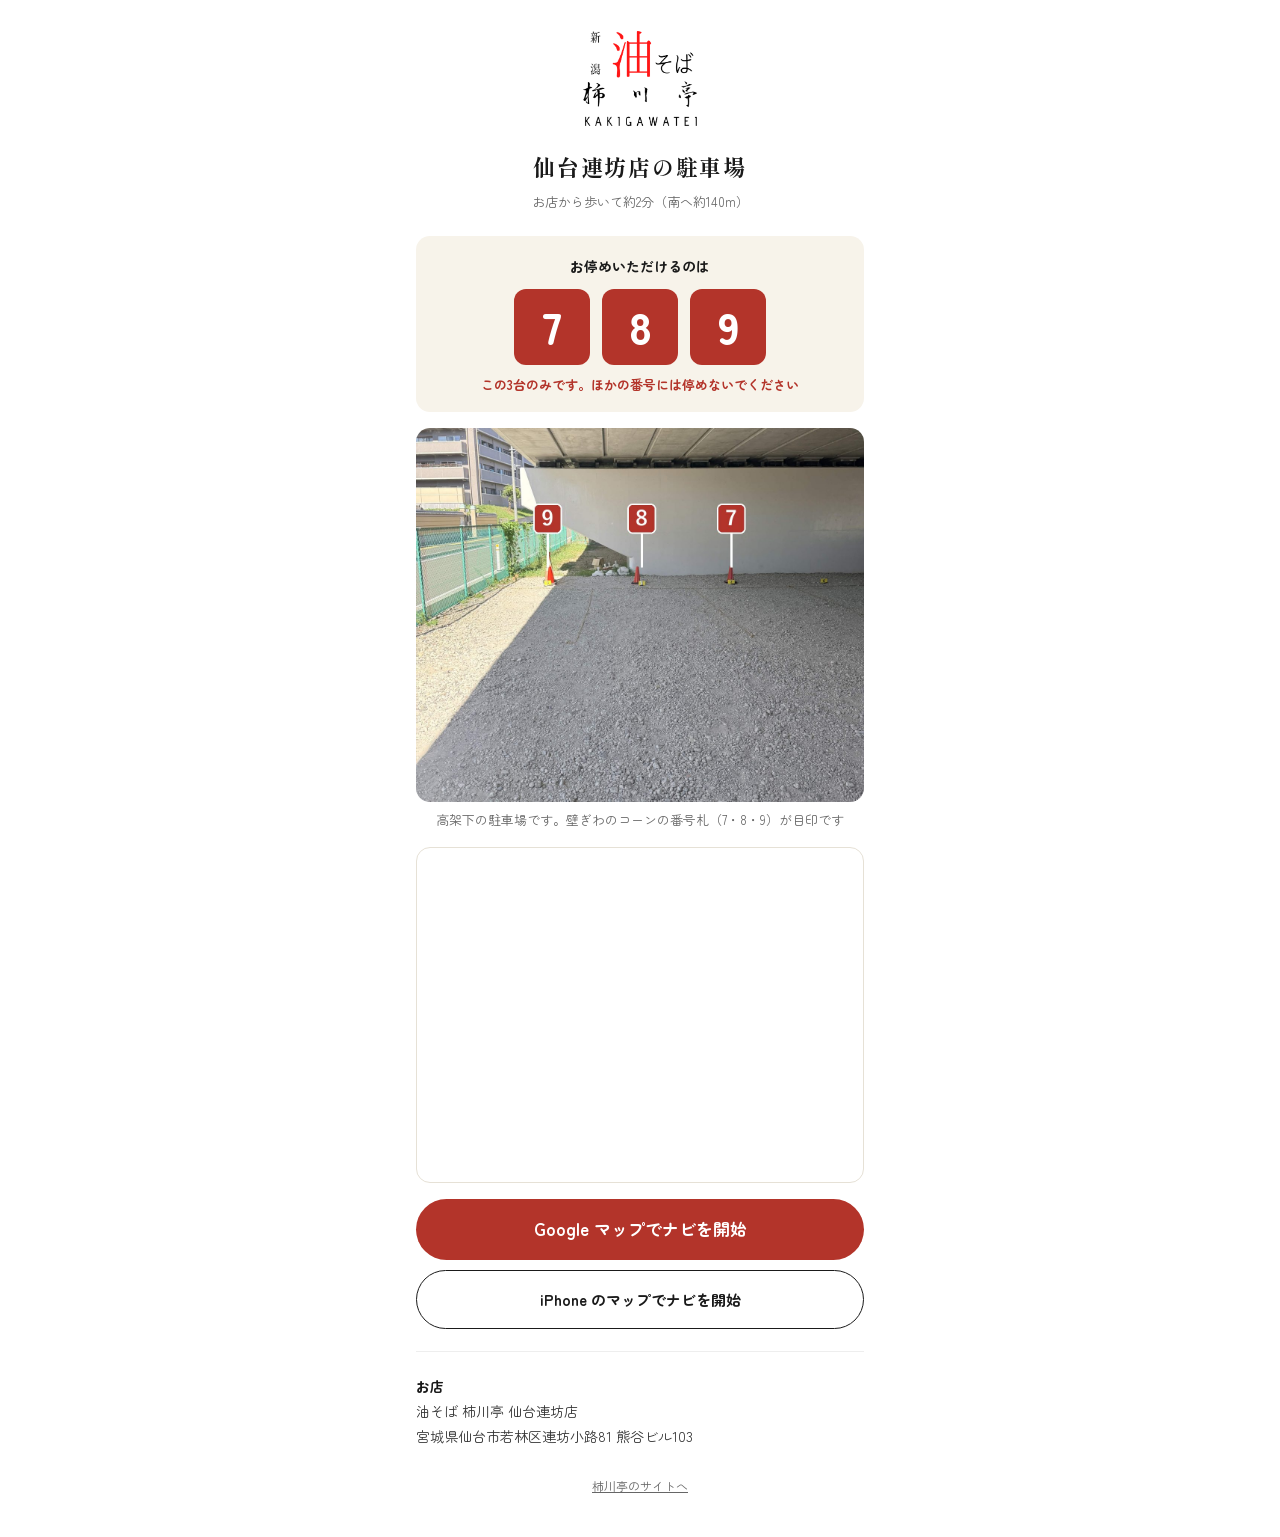
<file: parking-renbo.html>
<!DOCTYPE html>
<html lang="ja">
<head>
<meta charset="UTF-8">
<meta name="viewport" content="width=device-width, initial-scale=1.0">
<title>仙台連坊店の駐車場｜柿川亭</title>
<meta name="description" content="油そば柿川亭 仙台連坊店の駐車場のご案内。お停めいただけるのは 7・8・9番 です。">
<meta name="robots" content="noindex">
<link rel="preconnect" href="https://fonts.googleapis.com">
<link rel="preconnect" href="https://fonts.gstatic.com" crossorigin>
<link href="https://fonts.googleapis.com/css2?family=Shippori+Mincho:wght@500;700&family=Zen+Maru+Gothic:wght@500;700;900&display=swap" rel="stylesheet">
<style>
  :root { --shu: #b3342a; --sumi: #1a1a1a; --hai: #666; --kinari: #f7f3ea; }
  * { margin: 0; padding: 0; box-sizing: border-box; }
  body { font-family: "Zen Maru Gothic", "Hiragino Maru Gothic ProN", sans-serif; color: var(--sumi); background: #fff; line-height: 1.8; }
  .wrap { max-width: 480px; margin: 0 auto; padding: 28px 16px 40px; }
  .logo { text-align: center; margin-bottom: 18px; }
  .logo img { width: 120px; margin: 0 auto; display: block; }
  h1 { font-family: "Shippori Mincho", serif; font-size: 22px; text-align: center; letter-spacing: .08em; }
  .sub { text-align: center; color: var(--hai); font-size: 13px; margin-top: 4px; }
  .nums { margin: 22px 0 10px; background: var(--kinari); border-radius: 14px; padding: 18px 12px 16px; text-align: center; }
  .nums .label { font-size: 14px; font-weight: 700; }
  .nums .big { display: flex; justify-content: center; gap: 12px; margin: 10px 0 8px; }
  .nums .big span { width: 76px; height: 76px; border-radius: 12px; background: var(--shu); color: #fff; font-size: 44px; font-weight: 900; display: flex; align-items: center; justify-content: center; font-family: "Lato", "Zen Maru Gothic", sans-serif; }
  .nums .note { font-size: 13px; color: var(--shu); font-weight: 700; }
  .photo { margin: 16px 0 0; }
  .photo img { width: 100%; display: block; border-radius: 14px; }
  .photo figcaption { font-size: 13px; color: var(--hai); margin-top: 6px; text-align: center; }
  .map { margin: 16px 0; border-radius: 14px; overflow: hidden; border: 1px solid #e6e1d6; aspect-ratio: 4 / 3; }
  .map iframe { width: 100%; height: 100%; border: 0; display: block; }
  .btn { display: block; text-align: center; text-decoration: none; border-radius: 999px; padding: 15px 10px; font-size: 17px; font-weight: 700; margin: 10px 0; }
  .btn.main { background: var(--shu); color: #fff; }
  .btn.sub { background: #fff; color: var(--sumi); border: 1.5px solid var(--sumi); font-size: 15px; }
  .info { margin-top: 22px; font-size: 14px; border-top: 1px solid #eee; padding-top: 14px; }
  .info dt { font-weight: 700; margin-top: 8px; }
  .info dd { color: #333; }
  .foot { margin-top: 26px; text-align: center; font-size: 12px; color: var(--hai); }
  .foot a { color: var(--hai); }
</style>
</head>
<body>
<div class="wrap">
  <div class="logo"><img src="assets/logo_kakigawatei.png" alt="油そば 柿川亭"></div>
  <h1>仙台連坊店の駐車場</h1>
  <p class="sub">お店から歩いて約2分（南へ約140m）</p>

  <div class="nums">
    <div class="label">お停めいただけるのは</div>
    <div class="big"><span>7</span><span>8</span><span>9</span></div>
    <div class="note">この3台のみです。ほかの番号には停めないでください</div>
  </div>

  <figure class="photo">
    <img src="assets/parking_renbo_photo.jpg" alt="高架下の駐車場。壁ぎわのコーンに 9・8・7 の番号札" loading="lazy">
    <figcaption>高架下の駐車場です。壁ぎわのコーンの番号札（7・8・9）が目印です</figcaption>
  </figure>

  <div class="map">
    <iframe src="https://www.google.com/maps?q=38.2503128,140.8891664&z=18&output=embed" loading="lazy" referrerpolicy="no-referrer-when-downgrade" title="駐車場の地図"></iframe>
  </div>

  <a class="btn main" href="https://www.google.com/maps/dir/?api=1&destination=38.2503128,140.8891664&travelmode=driving">Google マップでナビを開始</a>
  <a class="btn sub" href="https://maps.apple.com/?daddr=38.2503128,140.8891664&dirflg=d">iPhone のマップでナビを開始</a>

  <dl class="info">
    <dt>お店</dt>
    <dd>油そば 柿川亭 仙台連坊店<br>宮城県仙台市若林区連坊小路81 熊谷ビル103</dd>
  </dl>

  <p class="foot"><a href="./">柿川亭のサイトへ</a></p>
</div>
</body>
</html>
</file>
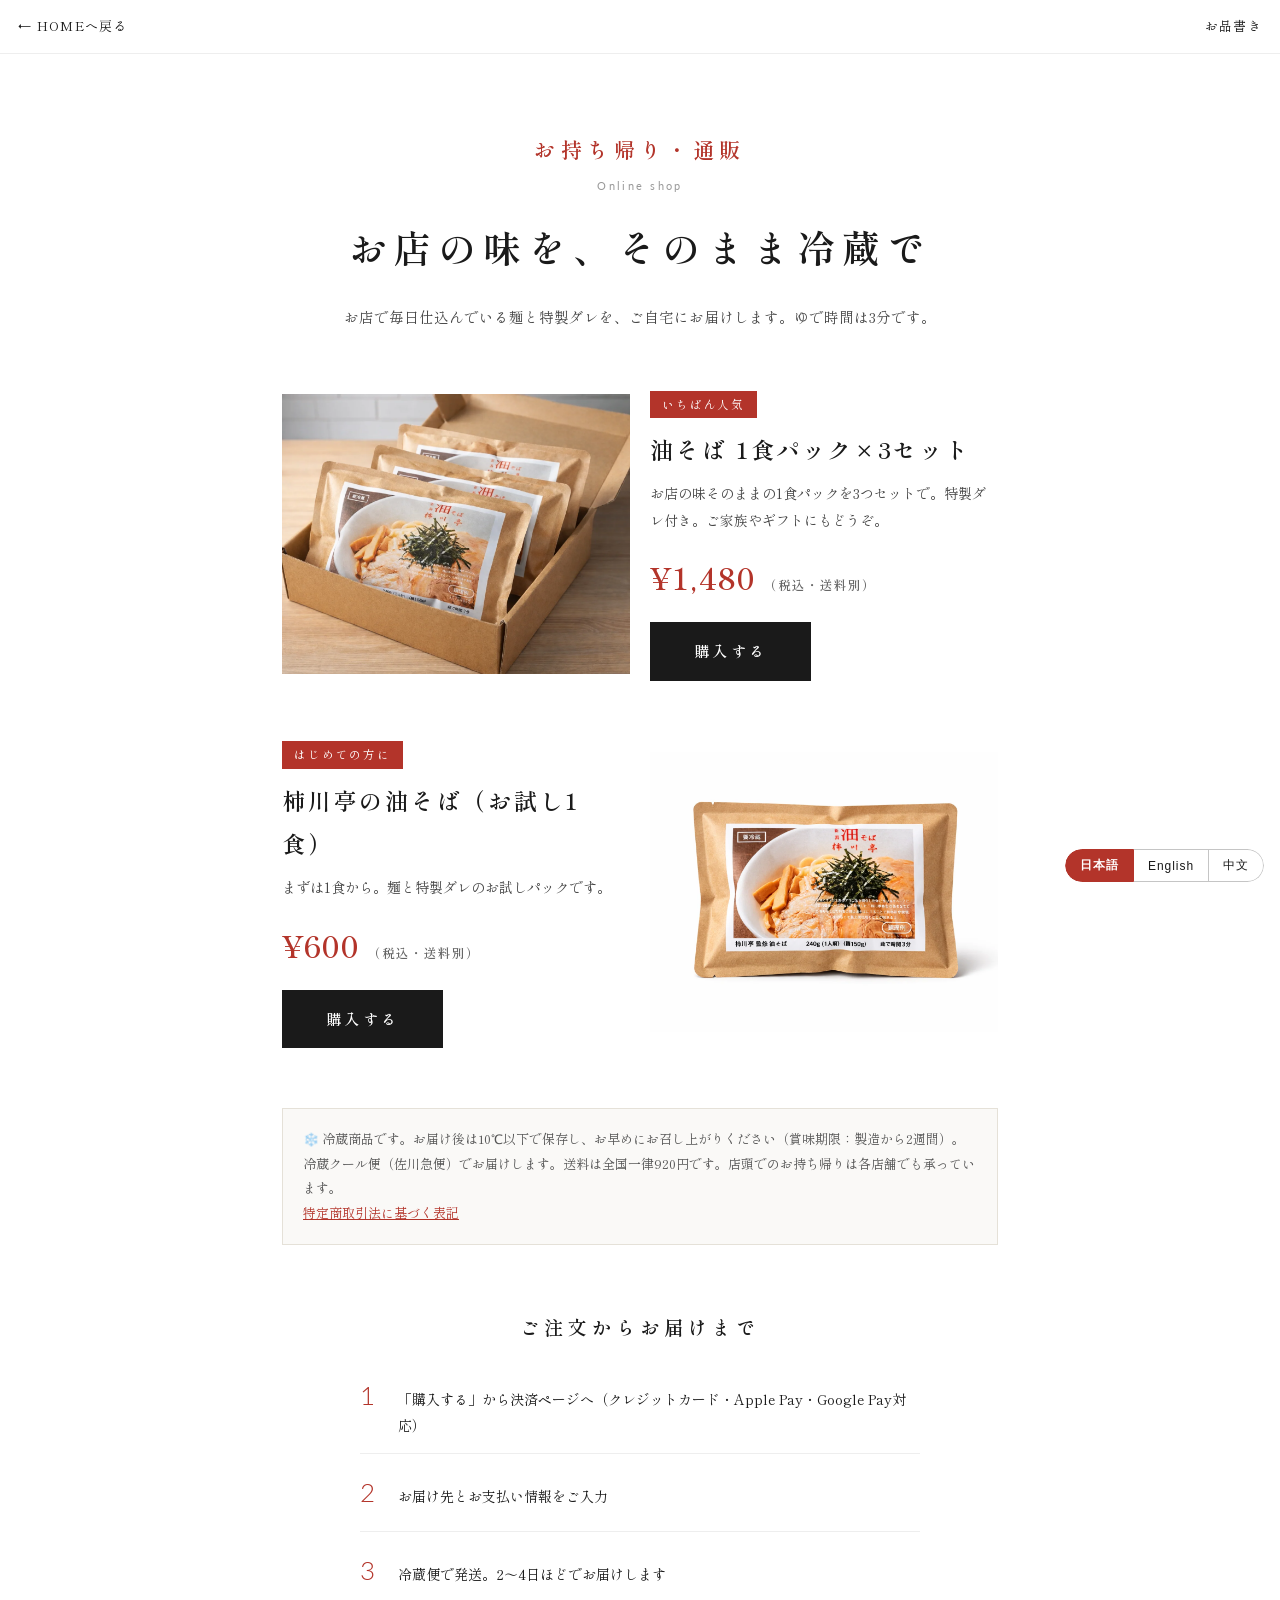
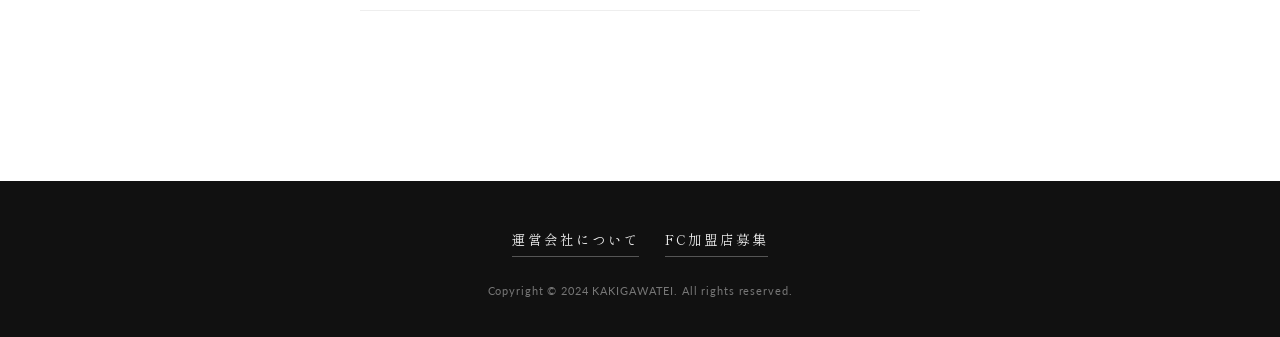
<file: shop.html>
<!DOCTYPE html>
<html lang="ja">
<head>
<meta charset="UTF-8">
<meta name="viewport" content="width=device-width, initial-scale=1.0">
<title>お持ち帰り・通販｜新潟油そば 柿川亭グループ</title>
<link rel="preconnect" href="https://fonts.googleapis.com">
<link rel="preconnect" href="https://fonts.gstatic.com" crossorigin>
<link href="https://fonts.googleapis.com/css2?family=Shippori+Mincho:wght@400;500;600;700&family=Lato:wght@300;400;700&display=swap" rel="stylesheet">
<style>
  :root { --shu: #b3342a; --sumi: #1a1a1a; --hai: #666; }
  * { margin: 0; padding: 0; box-sizing: border-box; }
  body { font-family: "Shippori Mincho", "Yu Mincho", "Hiragino Mincho ProN", serif; color: var(--sumi); background: #fff; line-height: 1.9; }
  img { max-width: 100%; display: block; }
  header {
    position: fixed; top: 0; left: 0; right: 0; width: 100%; z-index: 100;
    display: flex; align-items: center; justify-content: space-between; flex-wrap: wrap; gap: 6px;
    padding: 14px 18px; font-size: 13px; background: rgba(255,255,255,.92); border-bottom: 1px solid #eee;
  }
  header a { color: var(--sumi); text-decoration: none; letter-spacing: .1em; }
  header .back::before { content: "← "; }
  main { max-width: 760px; margin: 0 auto; padding: 130px 22px 90px; }
  .label { text-align: center; margin-bottom: 14px; }
  .label .jp { color: var(--shu); font-size: 21px; letter-spacing: .26em; font-weight: 600; }
  .label .en2 { display: block; color: #999; font-size: 11px; letter-spacing: .22em; margin-top: 6px; font-family: "Lato", sans-serif; }
  .big { text-align: center; font-size: clamp(25px, 5.6vw, 38px); font-weight: 600; letter-spacing: .18em; margin-bottom: 20px; }
  .lead { text-align: center; font-size: 14.5px; color: #444; margin-bottom: 56px; }
  .items { display: grid; gap: 56px; }
  .item { display: grid; gap: 20px; }
  @media (min-width: 680px) {
    .item { grid-template-columns: 1fr 1fr; align-items: center; }
    .item.rev .photo { order: 2; }
  }
  .item .photo img { width: 100%; height: 280px; object-fit: cover; }
  .item .badge { display: inline-block; background: var(--shu); color: #fff; font-size: 11.5px; letter-spacing: .16em; padding: 3px 12px; margin-bottom: 10px; }
  .item h3 { font-size: 23px; font-weight: 600; letter-spacing: .12em; margin-bottom: 8px; }
  .item .desc { font-size: 14px; color: #444; margin-bottom: 16px; }
  .item .price { font-size: 30px; font-weight: 600; color: var(--shu); letter-spacing: .04em; margin-bottom: 16px; }
  .item .price small { font-size: 12.5px; color: var(--hai); letter-spacing: .08em; }
  .buy {
    display: inline-block; text-decoration: none; text-align: center;
    background: var(--sumi); color: #fff; font-size: 15px; letter-spacing: .22em; font-weight: 600;
    padding: 15px 44px;
  }
  .buy:hover { background: var(--shu); }
  .note {
    margin: 60px 0 0; background: #faf9f7; border: 1px solid #e5e1d8; padding: 18px 20px;
    font-size: 13px; color: #555;
  }
  .flow { margin-top: 64px; }
  .flow h2 { text-align: center; font-size: 19px; font-weight: 600; letter-spacing: .26em; margin-bottom: 26px; }
  .flow ol { list-style: none; display: grid; gap: 14px; max-width: 560px; margin: 0 auto; }
  .flow li { display: flex; gap: 16px; align-items: baseline; font-size: 14px; border-bottom: 1px solid #eee; padding-bottom: 14px; }
  .flow .n { font-family: "Lato", sans-serif; font-size: 26px; color: var(--shu); font-weight: 300; min-width: 22px; }
  footer { background: #111; color: #eee; padding: 46px 22px 36px; text-align: center; margin-top: 80px; }
  footer .flinks { display: flex; gap: 26px; justify-content: center; flex-wrap: wrap; margin-bottom: 24px; }
  footer .flinks a { color: #eee; text-decoration: none; font-size: 13.5px; letter-spacing: .14em; border-bottom: 1px solid #555; padding-bottom: 3px; }
  footer .cp { font-size: 11px; color: #777; letter-spacing: .08em; font-family: "Lato", sans-serif; }
</style>
<link rel="stylesheet" href="assets/mode.css?v=5">
</head>
<body>

<header>
  <a class="back" href="index.html">HOMEへ戻る</a>
  <a href="index.html#menu">お品書き</a>
</header>

<main>
  <div class="label"><span class="jp">お持ち帰り・通販</span><span class="en2">Online shop</span></div>
  <h1 class="big">お店の味を、そのまま冷蔵で</h1>
  <p class="lead">お店で毎日仕込んでいる麺と特製ダレを、ご自宅にお届けします。ゆで時間は3分です。</p>

  <div class="items">
    <div class="item">
      <div class="photo"><img src="assets/shop/tsuhan_box3.webp" alt="油そば 1食パック×3セット（箱入り）"></div>
      <div>
        <span class="badge">いちばん人気</span>
        <h3>油そば 1食パック×3セット</h3>
        <p class="desc">お店の味そのままの1食パックを3つセットで。特製ダレ付き。ご家族やギフトにもどうぞ。</p>
        <p class="price">¥1,480 <small>（税込・送料別）</small></p>
        <a class="buy" href="https://buy.stripe.com/4gMbJ16HTbX76HTaYIdby01">購入する</a>
      </div>
    </div>
    <div class="item rev">
      <div class="photo"><img src="assets/shop/tsuhan_package.webp" alt="柿川亭の油そば お試し1食（パッケージ）"></div>
      <div>
        <span class="badge">はじめての方に</span>
        <h3>柿川亭の油そば（お試し1食）</h3>
        <p class="desc">まずは1食から。麺と特製ダレのお試しパックです。</p>
        <p class="price">¥600 <small>（税込・送料別）</small></p>
        <a class="buy" href="https://buy.stripe.com/5kQ00jaY93qB5DPgj2dby00">購入する</a>
      </div>
    </div>
  </div>

  <p class="note">❄️ 冷蔵商品です。お届け後は10℃以下で保存し、お早めにお召し上がりください（賞味期限：製造から2週間）。冷蔵クール便（佐川急便）でお届けします。送料は全国一律920円です。店頭でのお持ち帰りは各店舗でも承っています。<br>
  <a href="tokushoho.html" style="color:#b3342a">特定商取引法に基づく表記</a></p>

  <div class="flow">
    <h2>ご注文からお届けまで</h2>
    <ol>
      <li><span class="n">1</span>「購入する」から決済ページへ（クレジットカード・Apple Pay・Google Pay対応）</li>
      <li><span class="n">2</span>お届け先とお支払い情報をご入力</li>
      <li><span class="n">3</span>冷蔵便で発送。2〜4日ほどでお届けします</li>
    </ol>
  </div>
</main>

<footer>
  <div class="flinks">
    <a href="company.html">運営会社について</a>
    <a href="fc.html">FC加盟店募集</a>
  </div>
  <p class="cp">Copyright © 2024 KAKIGAWATEI. All rights reserved.</p>
</footer>

<script src="assets/mode.js?v=5"></script>
</body>
</html>
</file>
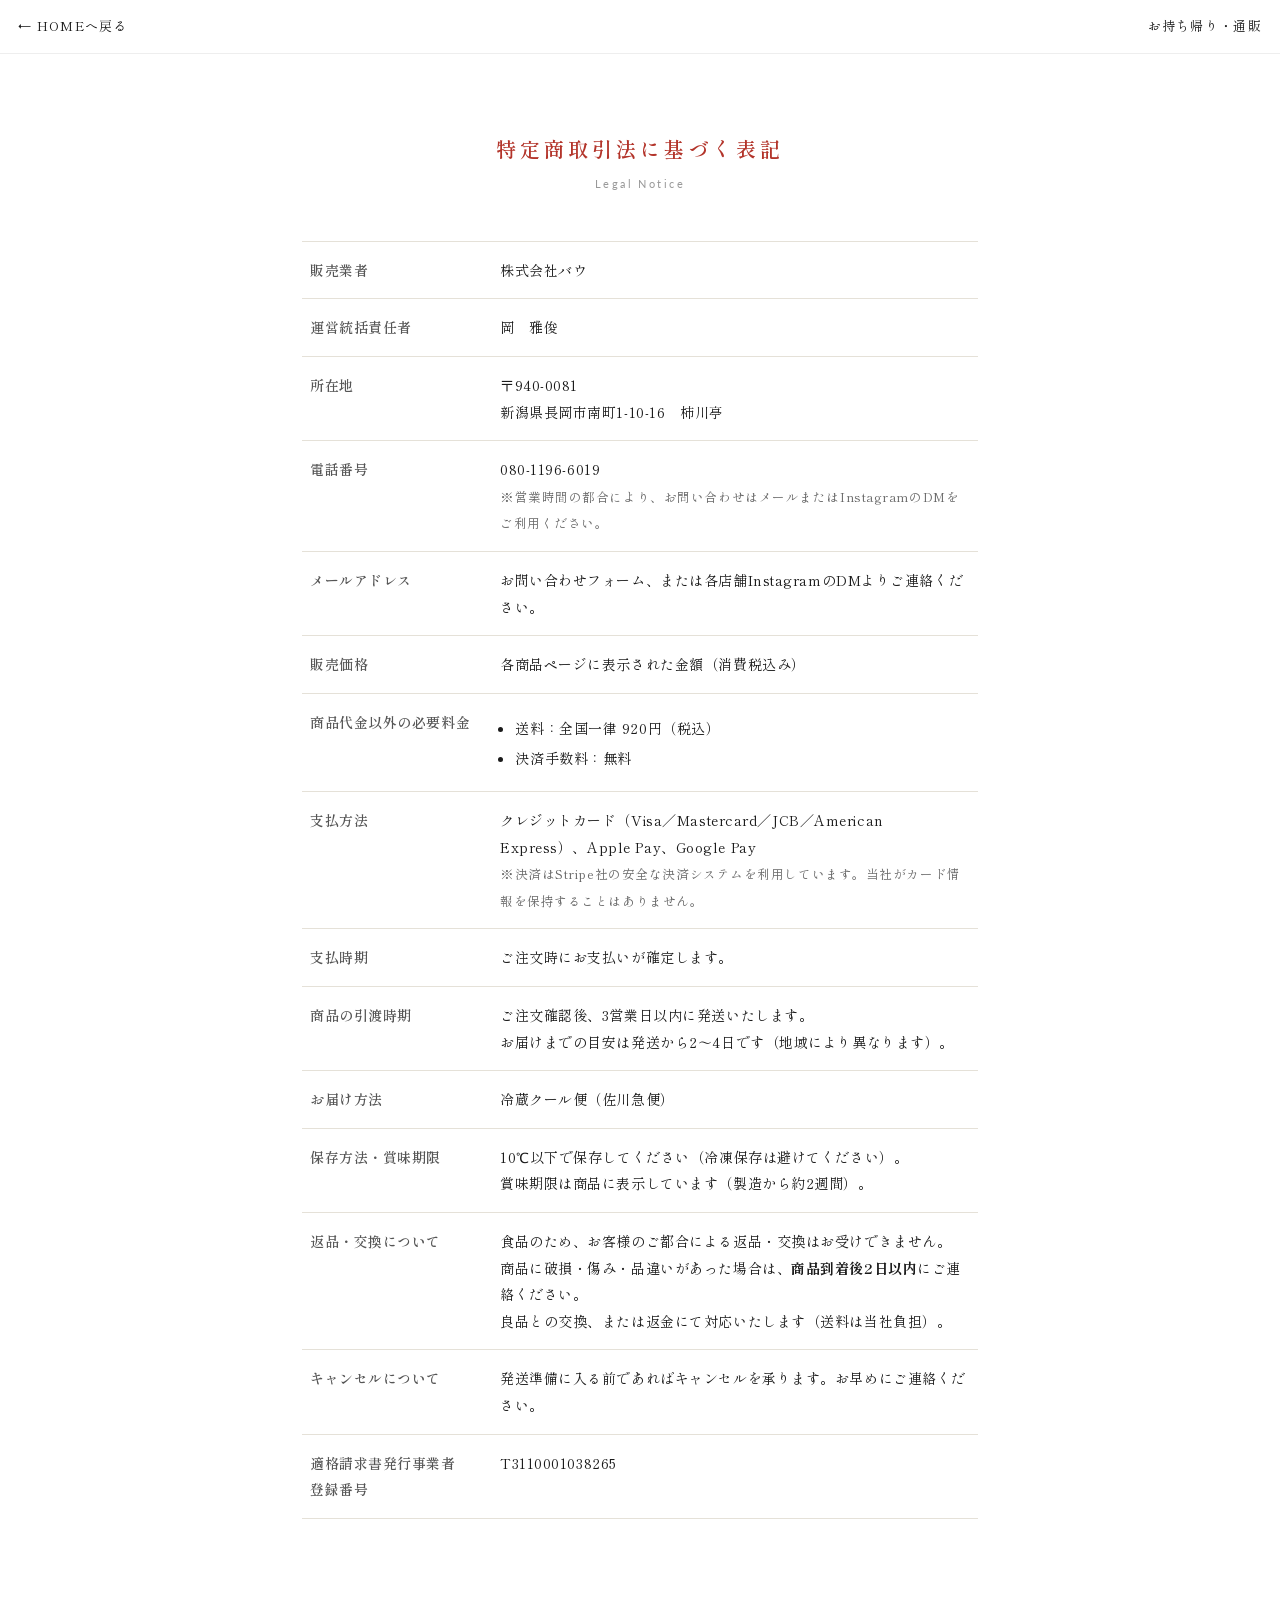
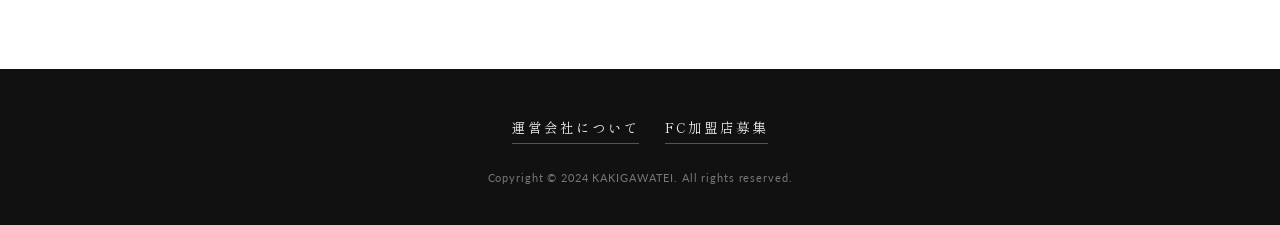
<file: tokushoho.html>
<!DOCTYPE html>
<html lang="ja">
<head>
<meta charset="UTF-8">
<meta name="viewport" content="width=device-width, initial-scale=1.0">
<title>特定商取引法に基づく表記｜新潟油そば 柿川亭グループ</title>
<meta name="robots" content="noindex">
<link rel="preconnect" href="https://fonts.googleapis.com">
<link rel="preconnect" href="https://fonts.gstatic.com" crossorigin>
<link href="https://fonts.googleapis.com/css2?family=Shippori+Mincho:wght@400;500;600;700&family=Lato:wght@300;400;700&display=swap" rel="stylesheet">
<style>
  :root { --shu: #b3342a; --sumi: #1a1a1a; --hai: #666; }
  * { margin: 0; padding: 0; box-sizing: border-box; }
  body { font-family: "Shippori Mincho", "Yu Mincho", "Hiragino Mincho ProN", serif; color: var(--sumi); background: #fff; line-height: 1.9; }
  header {
    position: fixed; top: 0; left: 0; right: 0; width: 100%; z-index: 100;
    display: flex; align-items: center; justify-content: space-between; flex-wrap: wrap; gap: 6px;
    padding: 14px 18px; font-size: 13px; background: rgba(255,255,255,.92); border-bottom: 1px solid #eee;
  }
  header a { color: var(--sumi); text-decoration: none; letter-spacing: .1em; }
  header .back::before { content: "← "; }
  main { max-width: 720px; margin: 0 auto; padding: 130px 22px 90px; }
  .label { text-align: center; margin-bottom: 46px; }
  .label .jp { color: var(--shu); font-size: 20px; letter-spacing: .2em; font-weight: 600; }
  .label .en2 { display: block; color: #999; font-size: 11px; letter-spacing: .22em; margin-top: 6px; font-family: "Lato", sans-serif; }
  dl { display: grid; grid-template-columns: 190px 1fr; }
  dt, dd { padding: 15px 8px; border-bottom: 1px solid #e5e1d8; font-size: 14px; letter-spacing: .04em; }
  dt { font-weight: 600; color: #555; }
  dt:first-of-type, dd:first-of-type { border-top: 1px solid #e5e1d8; }
  dd ul { margin: 6px 0 0 1.1em; }
  dd li { margin-bottom: 4px; }
  @media (max-width: 560px) { dl { grid-template-columns: 1fr; } dt { border-bottom: none; padding-bottom: 2px; } dd { padding-top: 4px; } }
  footer { background: #111; color: #eee; padding: 46px 22px 36px; text-align: center; margin-top: 60px; }
  footer .flinks { display: flex; gap: 26px; justify-content: center; flex-wrap: wrap; margin-bottom: 24px; }
  footer .flinks a { color: #eee; text-decoration: none; font-size: 13.5px; letter-spacing: .14em; border-bottom: 1px solid #555; padding-bottom: 3px; }
  footer .cp { font-size: 11px; color: #777; letter-spacing: .08em; font-family: "Lato", sans-serif; }
</style>
</head>
<body>

<header>
  <a class="back" href="index.html">HOMEへ戻る</a>
  <a href="shop.html">お持ち帰り・通販</a>
</header>

<main>
  <div class="label"><span class="jp">特定商取引法に基づく表記</span><span class="en2">Legal Notice</span></div>

  <dl>
    <dt>販売業者</dt>
    <dd>株式会社バウ</dd>

    <dt>運営統括責任者</dt>
    <dd>岡　雅俊</dd>

    <dt>所在地</dt>
    <dd>〒940-0081<br>新潟県長岡市南町1-10-16　柿川亭</dd>

    <dt>電話番号</dt>
    <dd>080-1196-6019<br>
    <span style="font-size:12.5px;color:#666">※営業時間の都合により、お問い合わせはメールまたはInstagramのDMをご利用ください。</span></dd>

    <dt>メールアドレス</dt>
    <dd>お問い合わせフォーム、または各店舗InstagramのDMよりご連絡ください。</dd>

    <dt>販売価格</dt>
    <dd>各商品ページに表示された金額（消費税込み）</dd>

    <dt>商品代金以外の必要料金</dt>
    <dd>
      <ul>
        <li>送料：全国一律 920円（税込）</li>
        <li>決済手数料：無料</li>
      </ul>
    </dd>

    <dt>支払方法</dt>
    <dd>クレジットカード（Visa／Mastercard／JCB／American Express）、Apple Pay、Google Pay<br>
    <span style="font-size:12.5px;color:#666">※決済はStripe社の安全な決済システムを利用しています。当社がカード情報を保持することはありません。</span></dd>

    <dt>支払時期</dt>
    <dd>ご注文時にお支払いが確定します。</dd>

    <dt>商品の引渡時期</dt>
    <dd>ご注文確認後、3営業日以内に発送いたします。<br>お届けまでの目安は発送から2〜4日です（地域により異なります）。</dd>

    <dt>お届け方法</dt>
    <dd>冷蔵クール便（佐川急便）</dd>

    <dt>保存方法・賞味期限</dt>
    <dd>10℃以下で保存してください（冷凍保存は避けてください）。<br>賞味期限は商品に表示しています（製造から約2週間）。</dd>

    <dt>返品・交換について</dt>
    <dd>
      食品のため、お客様のご都合による返品・交換はお受けできません。<br>
      商品に破損・傷み・品違いがあった場合は、<strong>商品到着後2日以内</strong>にご連絡ください。<br>
      良品との交換、または返金にて対応いたします（送料は当社負担）。
    </dd>

    <dt>キャンセルについて</dt>
    <dd>発送準備に入る前であればキャンセルを承ります。お早めにご連絡ください。</dd>

    <dt>適格請求書発行事業者<br>登録番号</dt>
    <dd>T3110001038265</dd>
  </dl>
</main>

<footer>
  <div class="flinks">
    <a href="company.html">運営会社について</a>
    <a href="fc.html">FC加盟店募集</a>
  </div>
  <p class="cp">Copyright © 2024 KAKIGAWATEI. All rights reserved.</p>
</footer>

</body>
</html>
</file>
<file: assets/mode.css>
/* ===== 切替モード（絵柄・言語）=====
   masa依頼 2026-08-22「タブを1個つけると全部アニメ調になる／外国人向けになる」
   レイアウト・並び順・構造は一切いじらない。中身（写真・書体・色・文章）だけ差し替える。 */

/* --- 切替ボタン（右上・ヘッダーの下） --- */
.modebar {
  position: fixed;
  right: 16px;
  bottom: 18px;          /* ヘッダーのナビと重なるので下に逃がした（masa指摘 2026-08-22） */
  z-index: 120;
  display: flex;
  align-items: center;
  gap: 8px;
  font-family: "Lato", sans-serif;
}
.modebar .langs {
  display: inline-flex;
  gap: 0;
  border-radius: 999px;
  overflow: hidden;
}
.modebar .langs button { border-radius: 0; border-left-width: 0; }
.modebar .langs button:first-child { border-radius: 999px 0 0 999px; border-left-width: 1px; }
.modebar .langs button:last-child { border-radius: 0 999px 999px 0; }
@media (max-width: 720px) {
  .modebar { right: 10px; bottom: 12px; gap: 6px; }
}
.modebar button {
  appearance: none;
  border: 1px solid rgba(26, 26, 26, .25);
  background: rgba(255, 255, 255, .92);
  color: #1a1a1a;
  border-radius: 999px;
  padding: 7px 14px;
  font-size: 12px;
  letter-spacing: .08em;
  cursor: pointer;
  backdrop-filter: blur(6px);
  transition: background .25s, color .25s, border-color .25s;
  white-space: nowrap;
}
@media (max-width: 720px) {
  .modebar button { padding: 6px 11px; font-size: 11px; }
}
.modebar button:hover { background: #fff; }
.modebar button[aria-pressed="true"] {
  background: #b3342a;
  color: #fff;
  border-color: #b3342a;
  font-weight: 700;
}
/* ヒーローを過ぎたら地の色に馴染ませる */
.modebar.solid button {
  border-color: rgba(26, 26, 26, .3);
  background: rgba(255, 255, 255, .9);
  color: #1a1a1a;
}
.modebar.solid button[aria-pressed="true"] { background: #b3342a; color: #fff; border-color: #b3342a; }

/* --- 切り替わる瞬間をなめらかに（絵が"描き変わる"ように見せる） --- */
.hero .slide, section img { transition: opacity .45s ease; }
html.swapping .hero .slide, html.swapping section img { opacity: 0; }

/* --- アニメモード --- */
html[data-art="anime"] body {
  font-family: "Zen Maru Gothic", "Hiragino Maru Gothic ProN", "Yu Gothic", sans-serif;
}
html[data-art="anime"] {
  --shu: #d8452f;
}
html[data-art="anime"] .hero::after { background: rgba(0, 0, 0, .18); }
/* 明朝の縦組みロゴだけは書体を残す（店の顔なので） */
html[data-art="anime"] .hero .logo .v {
  font-family: "Shippori Mincho", "Yu Mincho", serif;
}
html[data-art="anime"] section img { border-radius: 10px; }

/* アニメモードのヒーロー動画（実写モードでは出さない） */
.hero-anime {
  position: absolute;
  inset: 0;
  width: 100%;
  height: 100%;
  object-fit: cover;
  opacity: 0;
  transition: opacity .6s ease;
  pointer-events: none;
  z-index: 1;
}
html[data-art="anime"] .hero-anime { opacity: 1; }
html[data-art="anime"] .hero .slide { animation: none; opacity: 0; }

/* --- 英語モード --- */
html[data-lang="en"] body {
  font-family: "Lato", "Helvetica Neue", Arial, sans-serif;
  line-height: 1.75;
}
html[data-lang="en"] .hero .logo .v {
  font-family: "Shippori Mincho", "Yu Mincho", serif;
}
/* 英語だと文字数が伸びるので、詰まりやすい所だけ余白を足す */
html[data-lang="en"] .label .en2 { display: none; }
</file>
